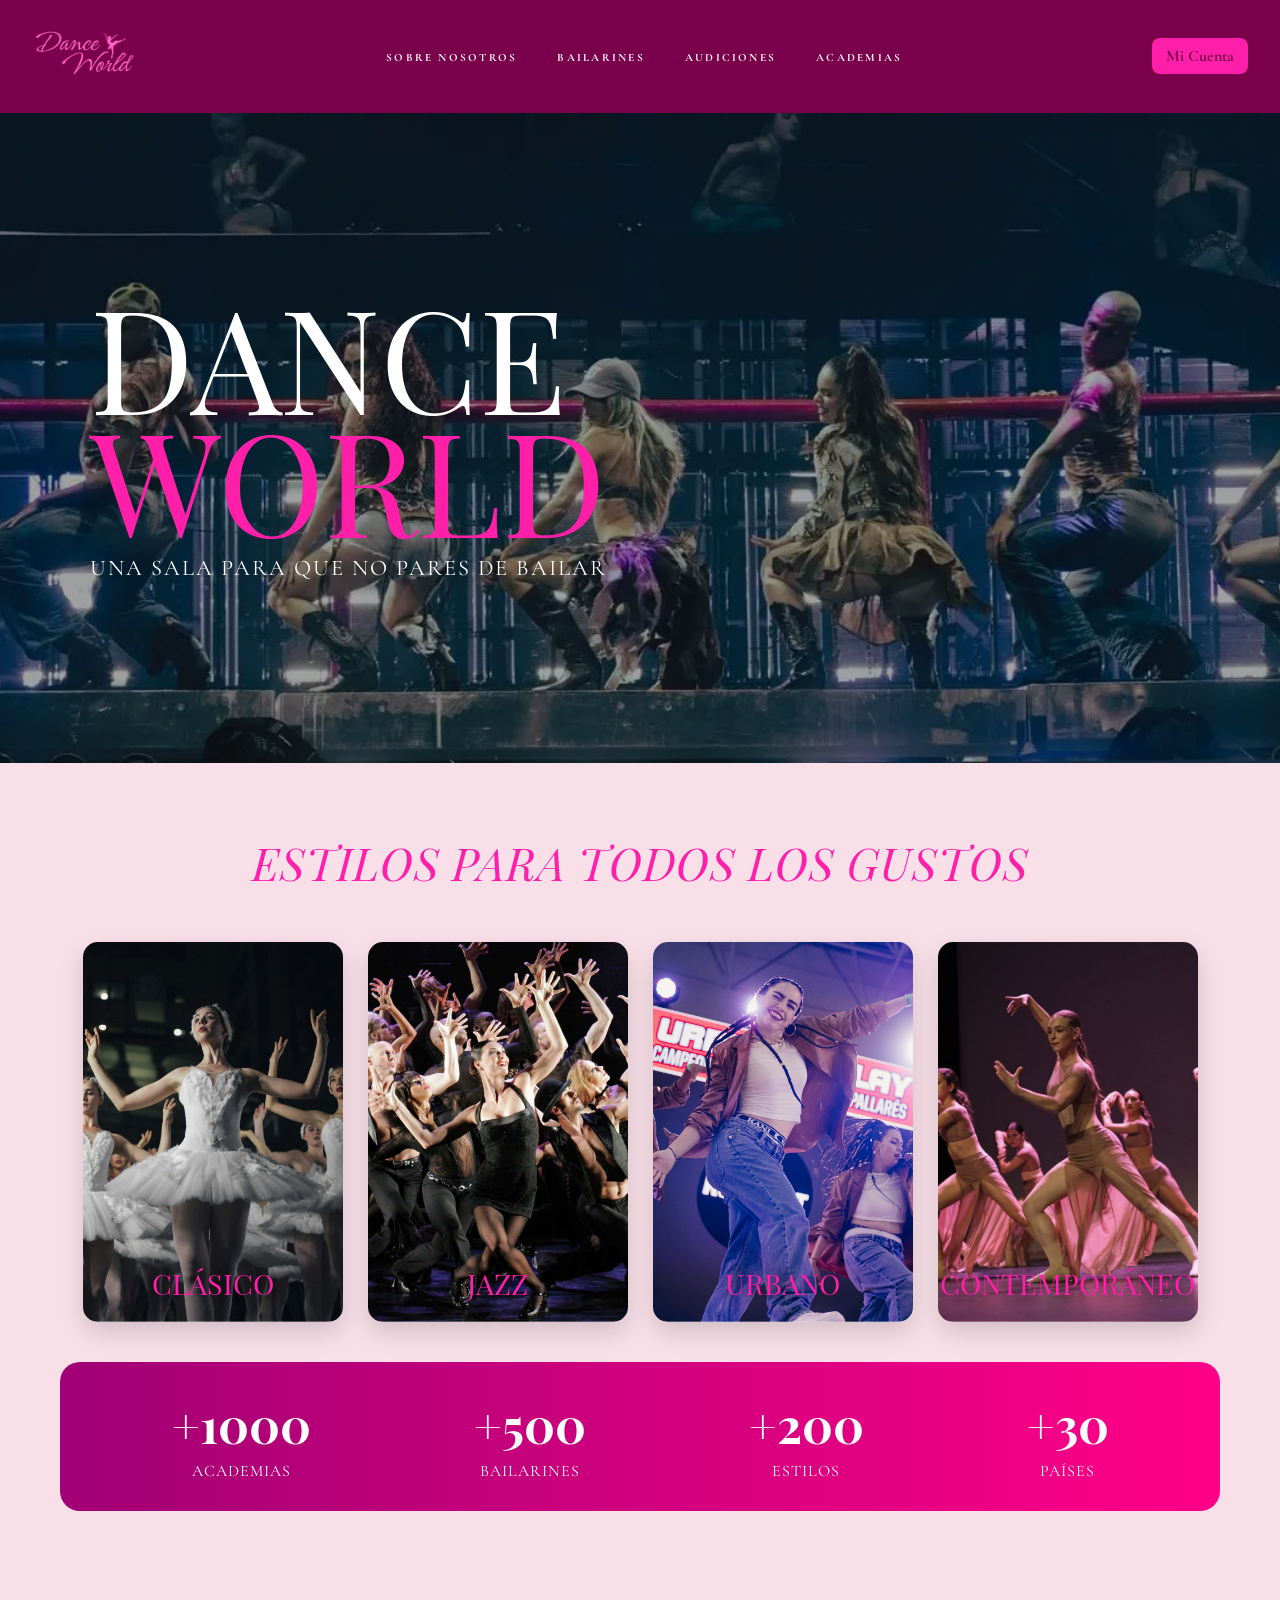
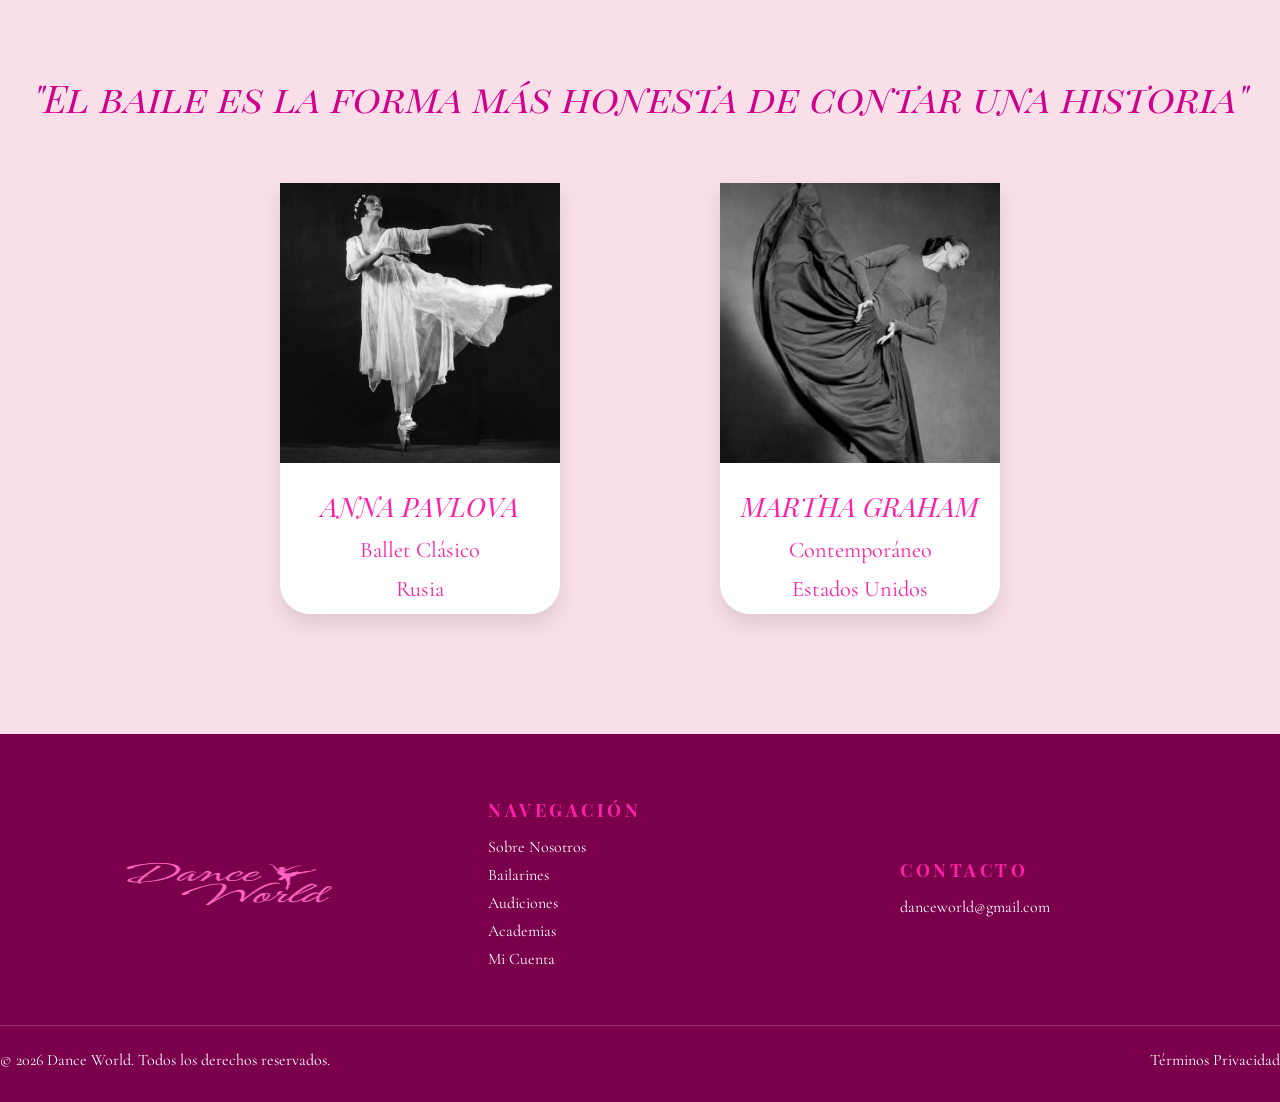
<file: index.html>
<!DOCTYPE html>
<html lang="es">

<head>

    <meta charset="UTF-8">
    <meta name="viewport" content="width=device-width, initial-scale=1.0">

    <!-- Fuentes -->
    <link href="https://fonts.googleapis.com/css2?family=Playfair+Display+SC:wght@400;700;900&display=swap" rel="stylesheet">

    <link href="https://fonts.googleapis.com/css2?family=Cormorant+Garamond:wght@300;400;500;700&display=swap" rel="stylesheet">

    <title>Dance World</title>

    <!-- CSS -->
    <link rel="stylesheet" href="CSS/styles.css">
    <link rel="stylesheet" href="CSS/inicio.css">

</head>

<body>

    <!-- ================= HEADER ================= -->

<header class="dw-header">

    <div class="header-container">

        <!-- Logo -->
        <a href="index.html" class="logo">
            <img src="imagenes/DW Logo.png" alt="Logo Dance World">
        </a>

        <!-- Navegación -->
        <nav class="menu">

            <ul>

                <li>
                    <a href="HTML/sobre_nosotros.html">
                        Sobre Nosotros
                    </a>
                </li>

                <li>
                    <a href="HTML/bailarines.html">
                        Bailarines
                    </a>
                </li>

                <li>
                    <a href="HTML/audiciones_y_oportunidades.html">
                        Audiciones
                    </a>
                </li>

                <li>
                    <a href="HTML/academias.html">
                        Academias
                    </a>
                </li>

            </ul>

        </nav>

        <!-- Mi cuenta -->
        <div class="MiCuenta">

            <a href="HTML/mi_cuenta.html">
                Mi Cuenta
            </a>

        </div>

    </div>

</header>

    <!-- ================= MAIN ================= -->

    <main>

    <!-- HERO -->

    <section class="hero">

        <div class="hero-overlay"></div>

        <div class="hero-content">

            <h1>DANCE</h1>
            <h1 class="world">WORLD</h1>

            <p>UNA SALA PARA QUE NO PARES DE BAILAR</p>

        </div>

    </section>

    <!-- ESTILOS -->

    <section class="estilos">

        <div class="titulo-estilos">

    <h2>
        ESTILOS PARA TODOS LOS GUSTOS
    </h2>

</div>

        <div class="cards-estilos">

            <div class="card">
                <img src="imagenes/Clasico.png" alt="Clásico">
                <p>CLÁSICO</p>
            </div>

            <div class="card">
                <img src="imagenes/Jazz.png" alt="Jazz">
                <p>JAZZ</p>
            </div>

            <div class="card">
                <img src="imagenes/Urban.png" alt="Urbano">
                <p>URBANO</p>
            </div>

            <div class="card">
                <img src="imagenes/Contempo.png" alt="Contemporáneo">
                <p>CONTEMPORÁNEO</p>
            </div>

        </div>

        <!-- ESTADÍSTICAS -->

        <div class="estadisticas">

    <div class="stat">
        <h3>+1000</h3>
        <p>ACADEMIAS</p>
    </div>

    <div class="stat">
        <h3>+500</h3>
        <p>BAILARINES</p>
    </div>

    <div class="stat">
        <h3>+200</h3>
        <p>ESTILOS</p>
    </div>

    <div class="stat">
        <h3>+30</h3>
        <p>PAÍSES</p>
    </div>

</div>

    </section>

    <!-- FRASE -->

    <section class="historia">

        <h2>
            "El baile es la forma más honesta de contar una historia"
        </h2>

        <div class="personajes">

            <div class="persona">

                <img src="imagenes/Anna.png" alt="Anna Pavlova">

                <h3>ANNA PAVLOVA</h3>

                <p>Ballet Clásico</p>

                <p>Rusia</p>

            </div>

            <div class="persona">

                <img src="imagenes/Martha.png" alt="Martha Graham">

                <h3>MARTHA GRAHAM</h3>

                <p>Contemporáneo</p>

                <p>Estados Unidos</p>

            </div>

        </div>

    </section>

</main>

    <!-- ================= FOOTER ================= -->

    <footer class="dw-footer">

        <div class="footer-danceworld">

            <!-- Logo -->
            <div class="footer-dwlogo">

                <a href="index.html" class="logo">
                    <img src="imagenes/DW Logo.png" alt="Logo Dance World">
                </a>

            </div>

            <!-- Navegación -->
            <div>

                <h5>NAVEGACIÓN</h5>

                <ul>

                    <li>
                        <a href="HTML/sobre_nosotros.html">
                            Sobre Nosotros
                        </a>
                    </li>

                    <li>
                        <a href="HTML/bailarines.html">
                            Bailarines
                        </a>
                    </li>

                    <li>
                        <a href="HTML/audiciones_y_oportunidades.html">
                            Audiciones
                        </a>
                    </li>

                    <li>
                        <a href="HTML/academias.html">
                            Academias
                        </a>
                    </li>

                    <li>
                        <a href="HTML/mi_cuenta.html">
                            Mi Cuenta
                        </a>
                    </li>

                </ul>

            </div>

            <!-- Contacto -->
            <div>

                <h5>CONTACTO</h5>

                <p>danceworld@gmail.com</p>

            </div>

        </div>

        <!-- Footer inferior -->

        <div class="footer-world">

            <p>
                © 2026 Dance World. Todos los derechos reservados.
            </p>

            <div>

                <a href="#">Términos</a>

                <a href="#">Privacidad</a>

            </div>

        </div>

    </footer>

</body>

</html>
</file>
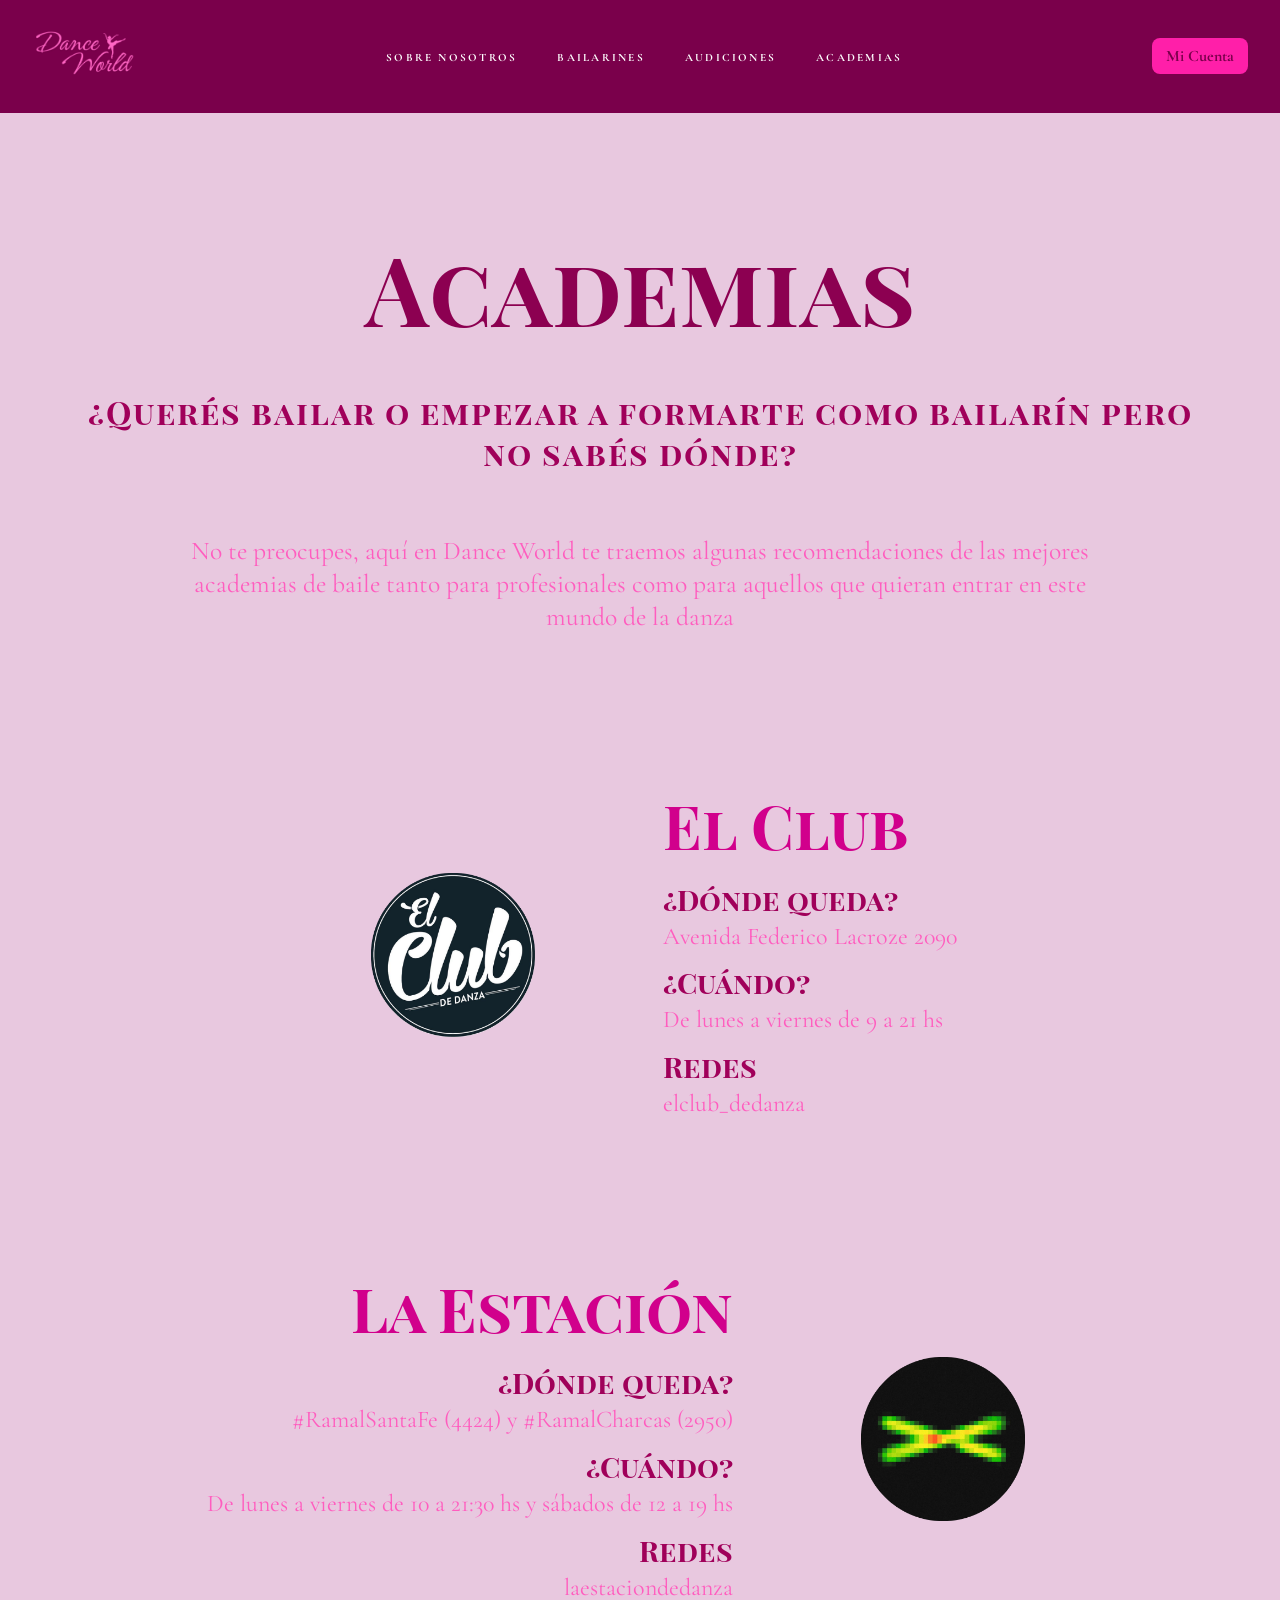
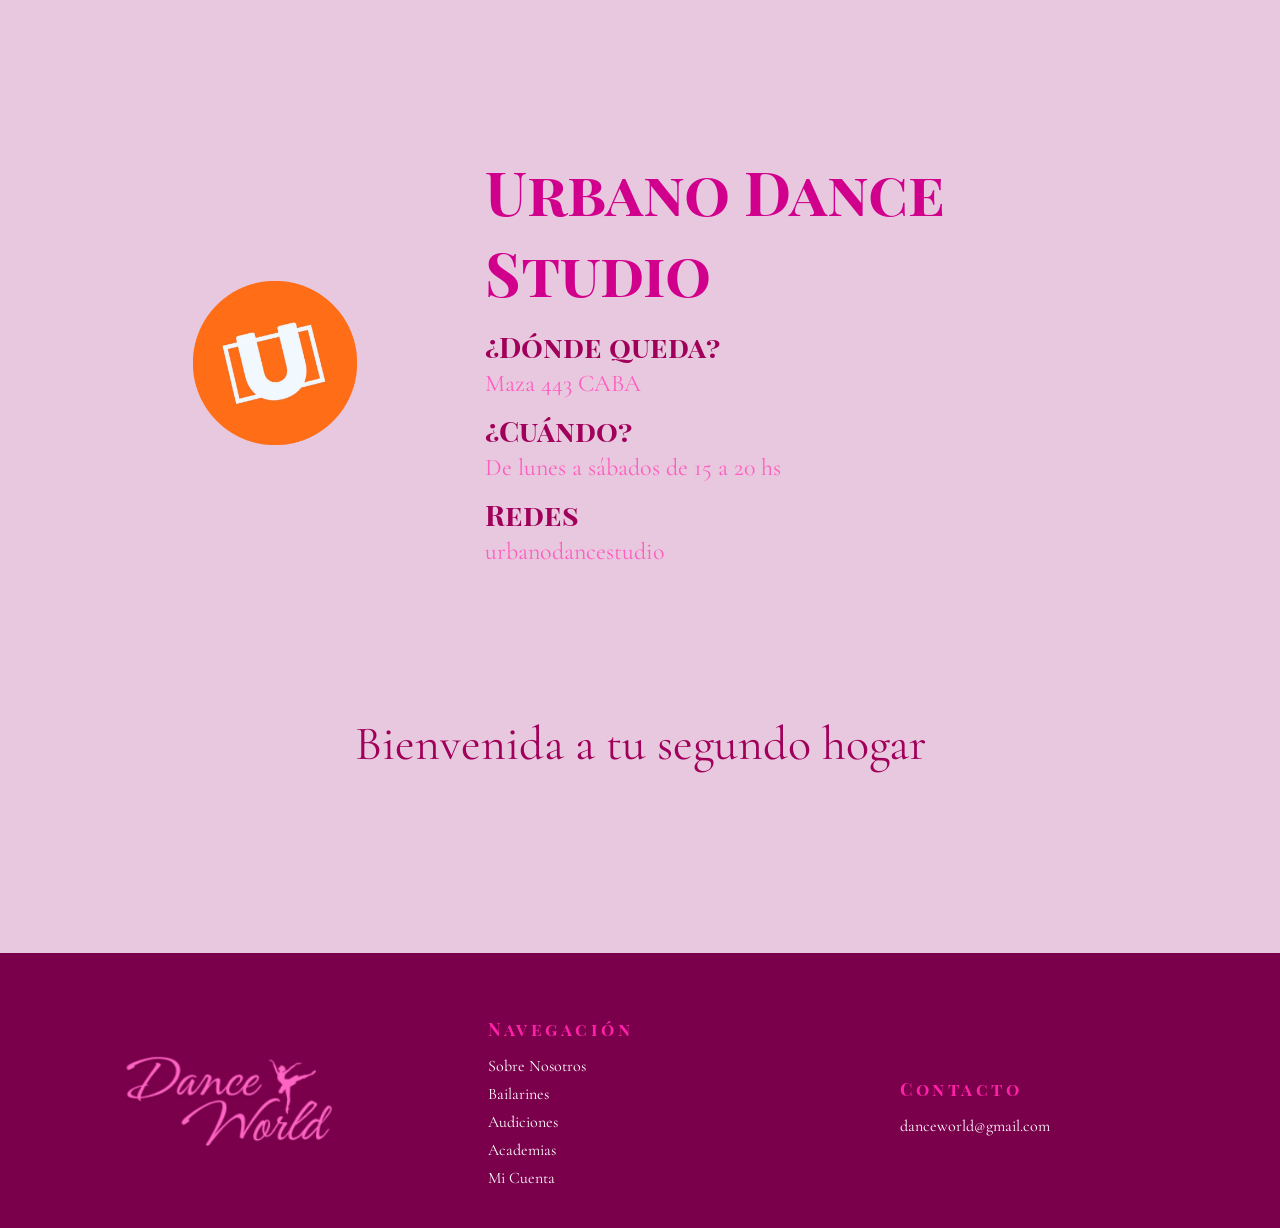
<file: HTML/academias.html>
<!DOCTYPE html>
<html lang="es">

<head>
    <meta charset="UTF-8">
    <meta name="viewport" content="width=device-width, initial-scale=1.0">

    <!-- Fuentes -->
    <link href="https://fonts.googleapis.com/css2?family=Playfair+Display+SC:wght@400;700;900&display=swap" rel="stylesheet">

    <link href="https://fonts.googleapis.com/css2?family=Cormorant+Garamond:wght@300;400;500;600;700&display=swap" rel="stylesheet">

    <title>Academias | Dance World</title>

    <!-- CSS -->
    <link rel="stylesheet" href="../CSS/styles.css">
    <link rel="stylesheet" href="../CSS/academias.css">
</head>

<body>

    <!-- ================= HEADER ================= -->

    <header class="dw-header">

        <div class="header-container">

            <!-- LOGO -->
            <a href="../index.html" class="logo">
                <img src="../imagenes/DW Logo.png" alt="Dance World">
            </a>

            <!-- MENÚ -->
            <nav>
                <ul class="menu">
                    <li><a href="sobre_nosotros.html">Sobre Nosotros</a></li>
                    <li><a href="bailarines.html">Bailarines</a></li>
                    <li><a href="audiciones_y_oportunidades.html">Audiciones</a></li>
                    <li><a href="academias.html" class="activo">Academias</a></li>
                </ul>
            </nav>

            <!-- BOTÓN -->
            <div class="MiCuenta">
                <a href="mi_cuenta.html">Mi Cuenta</a>
            </div>

        </div>

    </header>

    <!-- ================= CONTENIDO ================= -->

    <main class="academias">

        <!-- INTRO -->
        <section class="intro">

            <h1>Academias</h1>

            <h2>
                ¿Querés bailar o empezar a formarte como bailarín pero no sabés dónde?
            </h2>

            <p>
                No te preocupes, aquí en Dance World te traemos algunas
                recomendaciones de las mejores academias de baile tanto
                para profesionales como para aquellos que quieran entrar
                en este mundo de la danza
            </p>

        </section>

        <!-- EL CLUB -->
        <section class="academia izquierda">

            <img src="../imagenes/elclub.png" alt="El Club">

            <div class="academia-texto">

                <h3>El Club</h3>

                <h4>¿Dónde queda?</h4>
                <p>Avenida Federico Lacroze 2090</p>

                <h4>¿Cuándo?</h4>
                <p>De lunes a viernes de 9 a 21 hs</p>

                <h4>Redes</h4>
                <p>elclub_dedanza</p>

            </div>

        </section>

        <!-- LA ESTACIÓN -->
        <section class="academia derecha">

            <div class="academia-texto">

                <h3>La Estación</h3>

                <h4>¿Dónde queda?</h4>
                <p>#RamalSantaFe (4424) y #RamalCharcas (2950)</p>

                <h4>¿Cuándo?</h4>
                <p>
                    De lunes a viernes de 10 a 21:30 hs y sábados
                    de 12 a 19 hs
                </p>

                <h4>Redes</h4>
                <p>laestaciondedanza</p>

            </div>

            <img src="../imagenes/laestacion.png" alt="La Estación">

        </section>

        <!-- URBANO -->
        <section class="academia izquierda">

            <img src="../imagenes/urbano.png" alt="Urbano Dance Studio">

            <div class="academia-texto">

                <h3>Urbano Dance Studio</h3>

                <h4>¿Dónde queda?</h4>
                <p>Maza 443 CABA</p>

                <h4>¿Cuándo?</h4>
                <p>De lunes a sábados de 15 a 20 hs</p>

                <h4>Redes</h4>
                <p>urbanodancestudio</p>

            </div>

        </section>

        <!-- FRASE FINAL -->
        <section class="frase-final">
            <p>Bienvenida a tu segundo hogar</p>
        </section>

    </main>

    <!-- ================= FOOTER ================= -->

    <footer class="dw-footer">

        <div class="footer-danceworld">

            <!-- LOGO -->
            <div class="footer-dwlogo">
                <a href="../index.html">
                    <img src="../imagenes/DW Logo.png" alt="Dance World">
                </a>
            </div>

            <!-- NAVEGACIÓN -->
            <div>

                <h5>Navegación</h5>

                <ul>
                    <li><a href="sobre_nosotros.html">Sobre Nosotros</a></li>
                    <li><a href="bailarines.html">Bailarines</a></li>
                    <li><a href="audiciones_y_oportunidades.html">Audiciones</a></li>
                    <li><a href="academias.html">Academias</a></li>
                    <li><a href="mi_cuenta.html">Mi Cuenta</a></li>
                </ul>

            </div>

            <!-- CONTACTO -->
            <div>

                <h5>Contacto</h5>

                <p>danceworld@gmail.com</p>

            </div>

        </div>

    </footer>

</body>

</html>
</file>
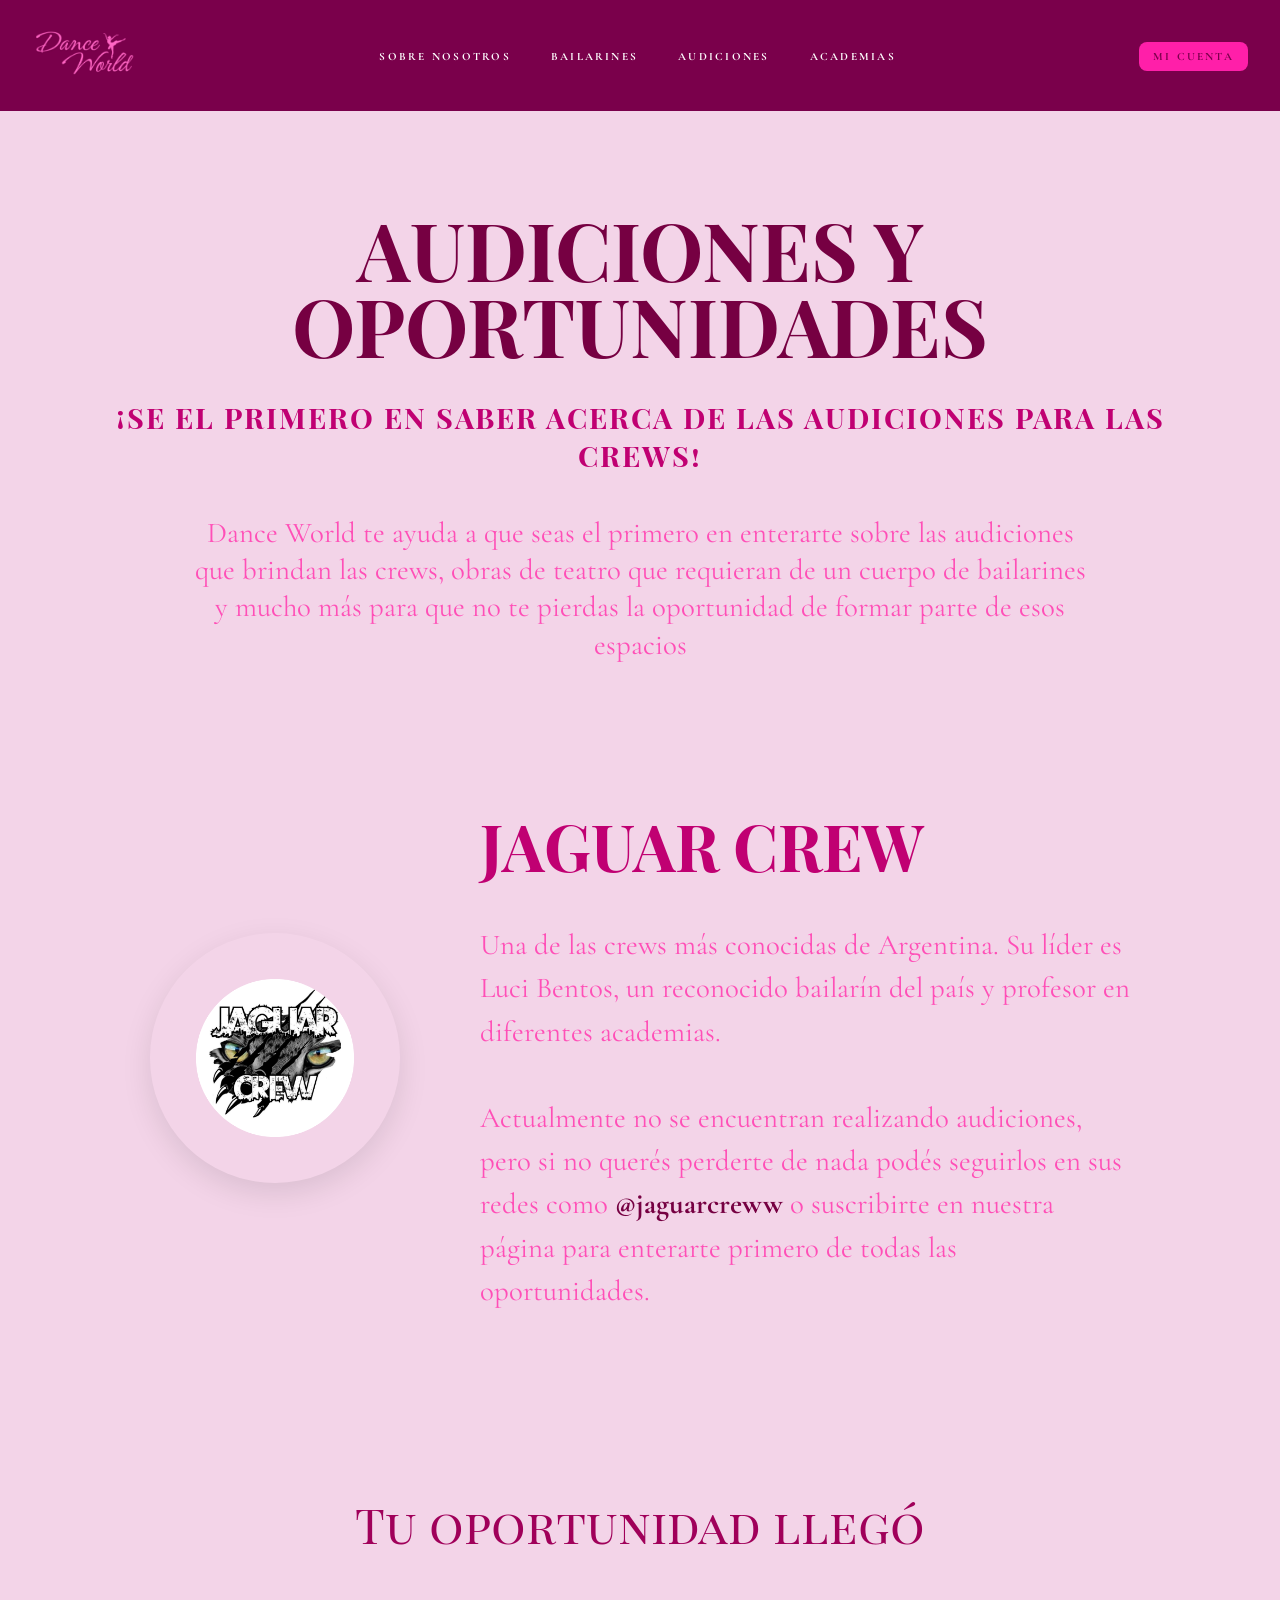
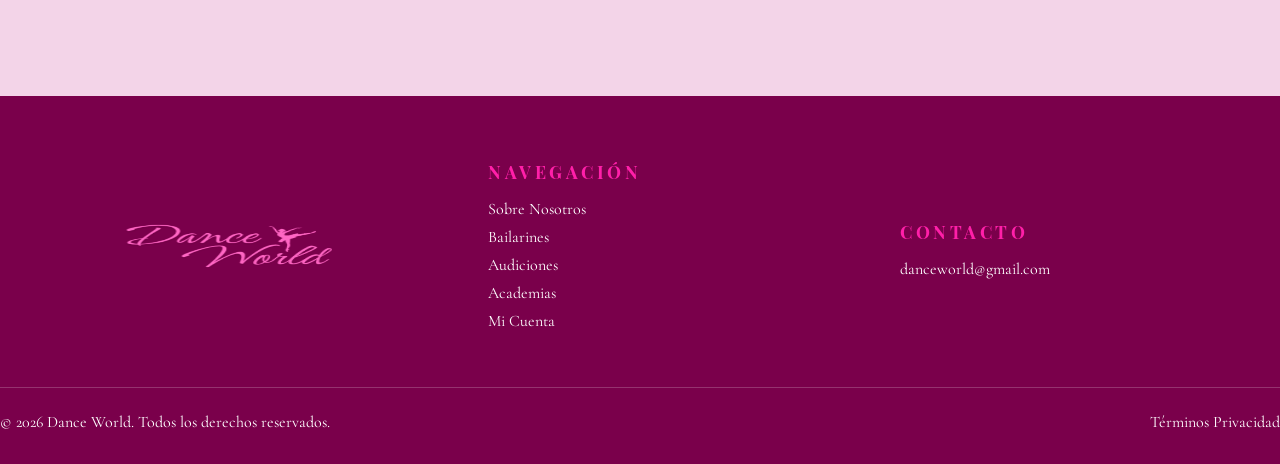
<file: HTML/audiciones_y_oportunidades.html>
<!DOCTYPE html>
<html lang="es">

<head>

    <meta charset="UTF-8">
    <meta name="viewport" content="width=device-width, initial-scale=1.0">

    <!-- Fuentes -->
    <link href="https://fonts.googleapis.com/css2?family=Playfair+Display+SC:wght@400;700;900&display=swap" rel="stylesheet">

    <link href="https://fonts.googleapis.com/css2?family=Cormorant+Garamond:wght@300;400;500;700&display=swap" rel="stylesheet">

    <title>Audiciones y Oportunidades | Dance World</title>

    <!-- CSS -->
    <link rel="stylesheet" href="../CSS/styles.css">
    <link rel="stylesheet" href="../CSS/audiciones_y_oportunidades.css">

</head>

<body>

    <!-- ================= HEADER ================= -->

    <header class="dw-header">

        <nav class="header-container">

            <!-- Logo -->
            <a href="../index.html" class="logo">
                <img src="../imagenes/DW Logo.png" alt="Logo Dance World">
            </a>

            <!-- Navegación -->
            <nav>

                <ul>

                    <li>
                        <a href="sobre_nosotros.html">
                            Sobre Nosotros
                        </a>
                    </li>

                    <li>
                        <a href="bailarines.html">
                            Bailarines
                        </a>
                    </li>

                    <li>
                        <a href="audiciones_y_oportunidades.html">
                            Audiciones
                        </a>
                    </li>

                    <li>
                        <a href="academias.html">
                            Academias
                        </a>
                    </li>

                </ul>

            </nav>

            <!-- Mi Cuenta -->

            <div class="MiCuenta">

                <a href="mi_cuenta.html">
                    Mi Cuenta
                </a>

            </div>

        </nav>

    </header>

    <!-- ================= MAIN ================= -->

    <main class="audiciones-main">

    <!-- INTRO -->

    <section class="intro-audiciones">

        <h1>
            AUDICIONES Y <br>
            OPORTUNIDADES
        </h1>

        <h2>
            ¡se el primero en saber acerca de las audiciones para las crews!
        </h2>

        <p>
            Dance World te ayuda a que seas el primero en enterarte
            sobre las audiciones que brindan las crews,
            obras de teatro que requieran de un cuerpo de bailarines
            y mucho más para que no te pierdas la oportunidad
            de formar parte de esos espacios
        </p>

    </section>

    <!-- JAGUAR CREW -->

    <section class="crew">

    <img src="../imagenes/jaguar.png" alt="Jaguar Crew">

    <div class="crew-info">

        <h3>Jaguar Crew</h3>

        <p>
            Una de las crews más conocidas de Argentina.
            Su líder es Luci Bentos, un reconocido bailarín
            del país y profesor en diferentes academias.

            <br><br>

            Actualmente no se encuentran realizando
            audiciones, pero si no querés perderte de nada
            podés seguirlos en sus redes como
            <strong>@jaguarcreww</strong> o suscribirte en
            nuestra página para enterarte primero de todas
            las oportunidades.
        </p>

    </div>

</section>

    <!-- MENSAJE FINAL -->

    <section class="mensaje-final">

        <p>
            Tu oportunidad llegó
        </p>

    </section>

</main>

    <!-- ================= FOOTER ================= -->

    <footer class="dw-footer">

        <div class="footer-danceworld">

            <!-- Logo -->

            <div class="footer-dwlogo">

                <a href="../index.html" class="logo">

                    <img src="../imagenes/DW Logo.png" alt="Logo Dance World">

                </a>

            </div>

            <!-- Navegación -->

            <div>

                <h5>NAVEGACIÓN</h5>

                <ul>

                    <li>
                        <a href="sobre_nosotros.html">
                            Sobre Nosotros
                        </a>
                    </li>

                    <li>
                        <a href="bailarines.html">
                            Bailarines
                        </a>
                    </li>

                    <li>
                        <a href="audiciones_y_oportunidades.html">
                            Audiciones
                        </a>
                    </li>

                    <li>
                        <a href="academias.html">
                            Academias
                        </a>
                    </li>

                    <li>
                        <a href="mi_cuenta.html">
                            Mi Cuenta
                        </a>
                    </li>

                </ul>

            </div>

            <!-- Contacto -->

            <div>

                <h5>CONTACTO</h5>

                <p>danceworld@gmail.com</p>

            </div>

        </div>

        <!-- Footer inferior -->

        <div class="footer-world">

            <p>
                © 2026 Dance World. Todos los derechos reservados.
            </p>

            <div>

                <a href="#">Términos</a>

                <a href="#">Privacidad</a>

            </div>

        </div>

    </footer>

</body>

</html>
</file>
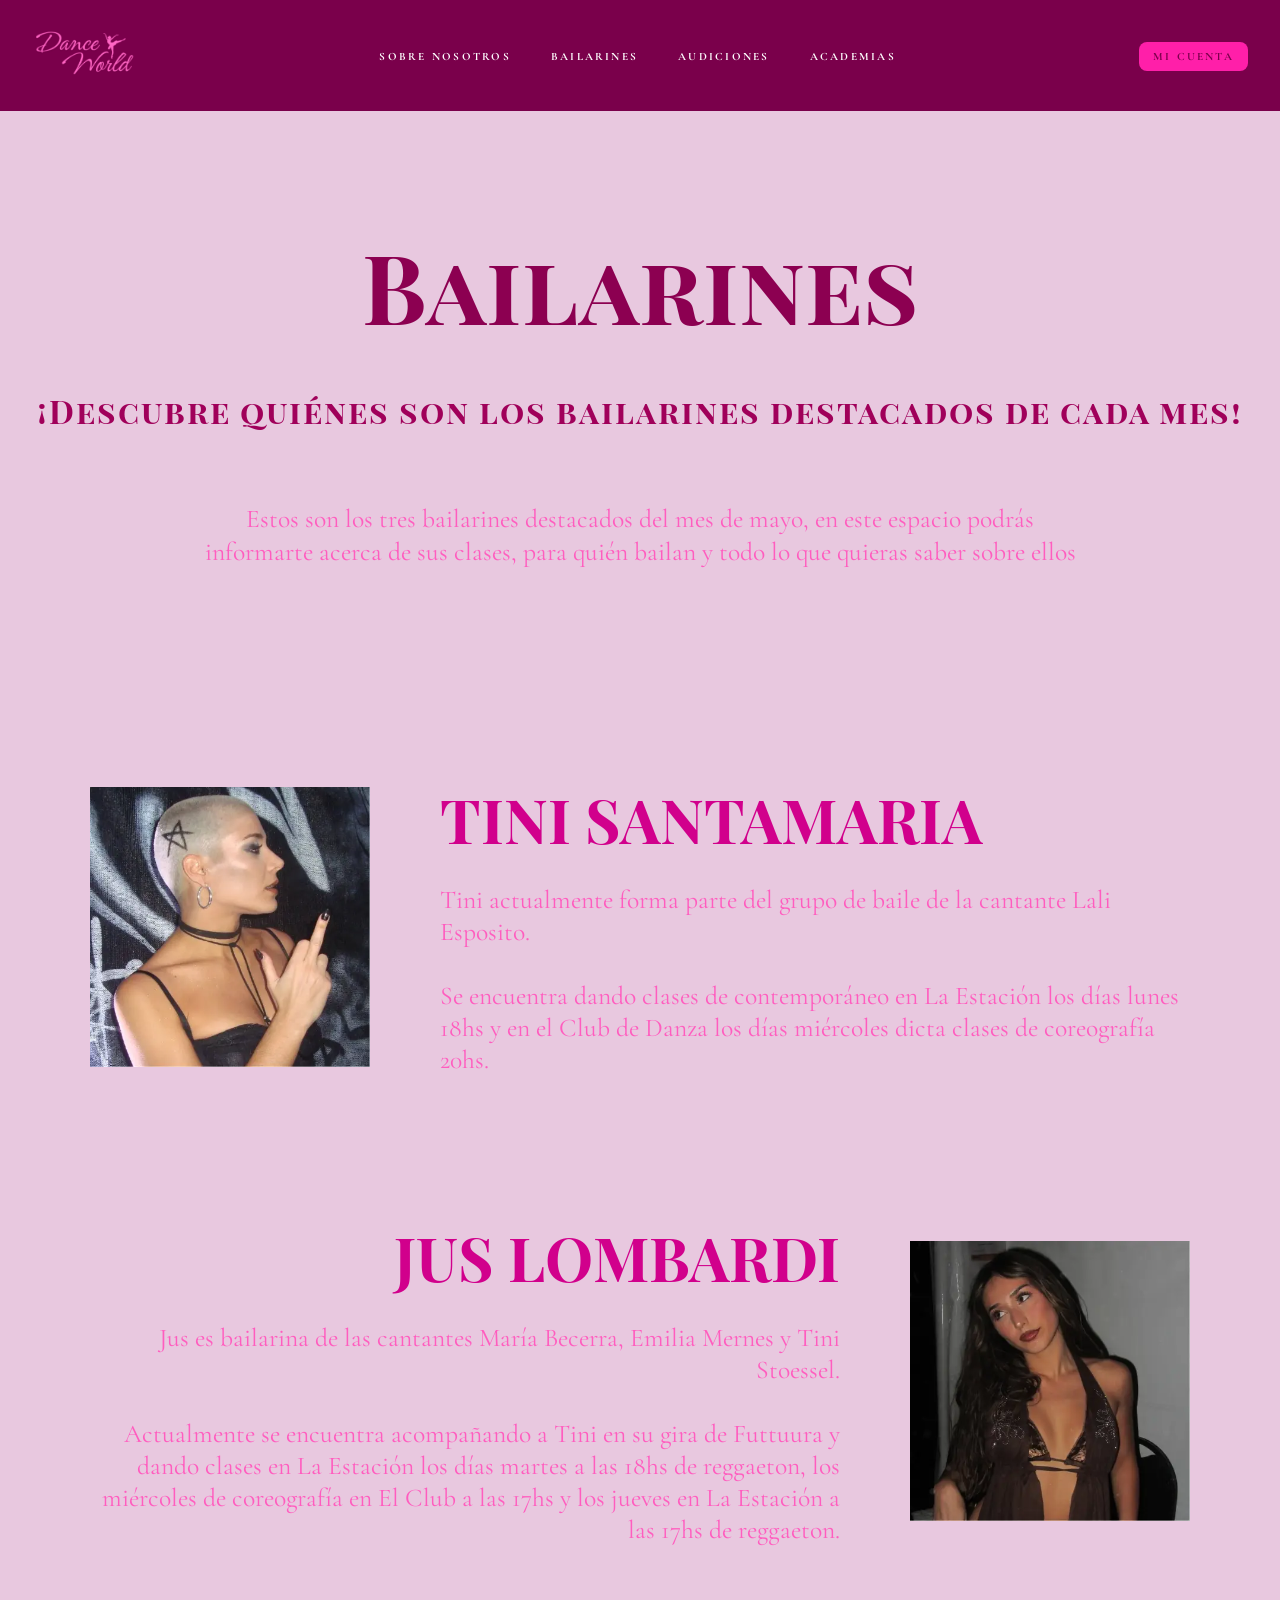
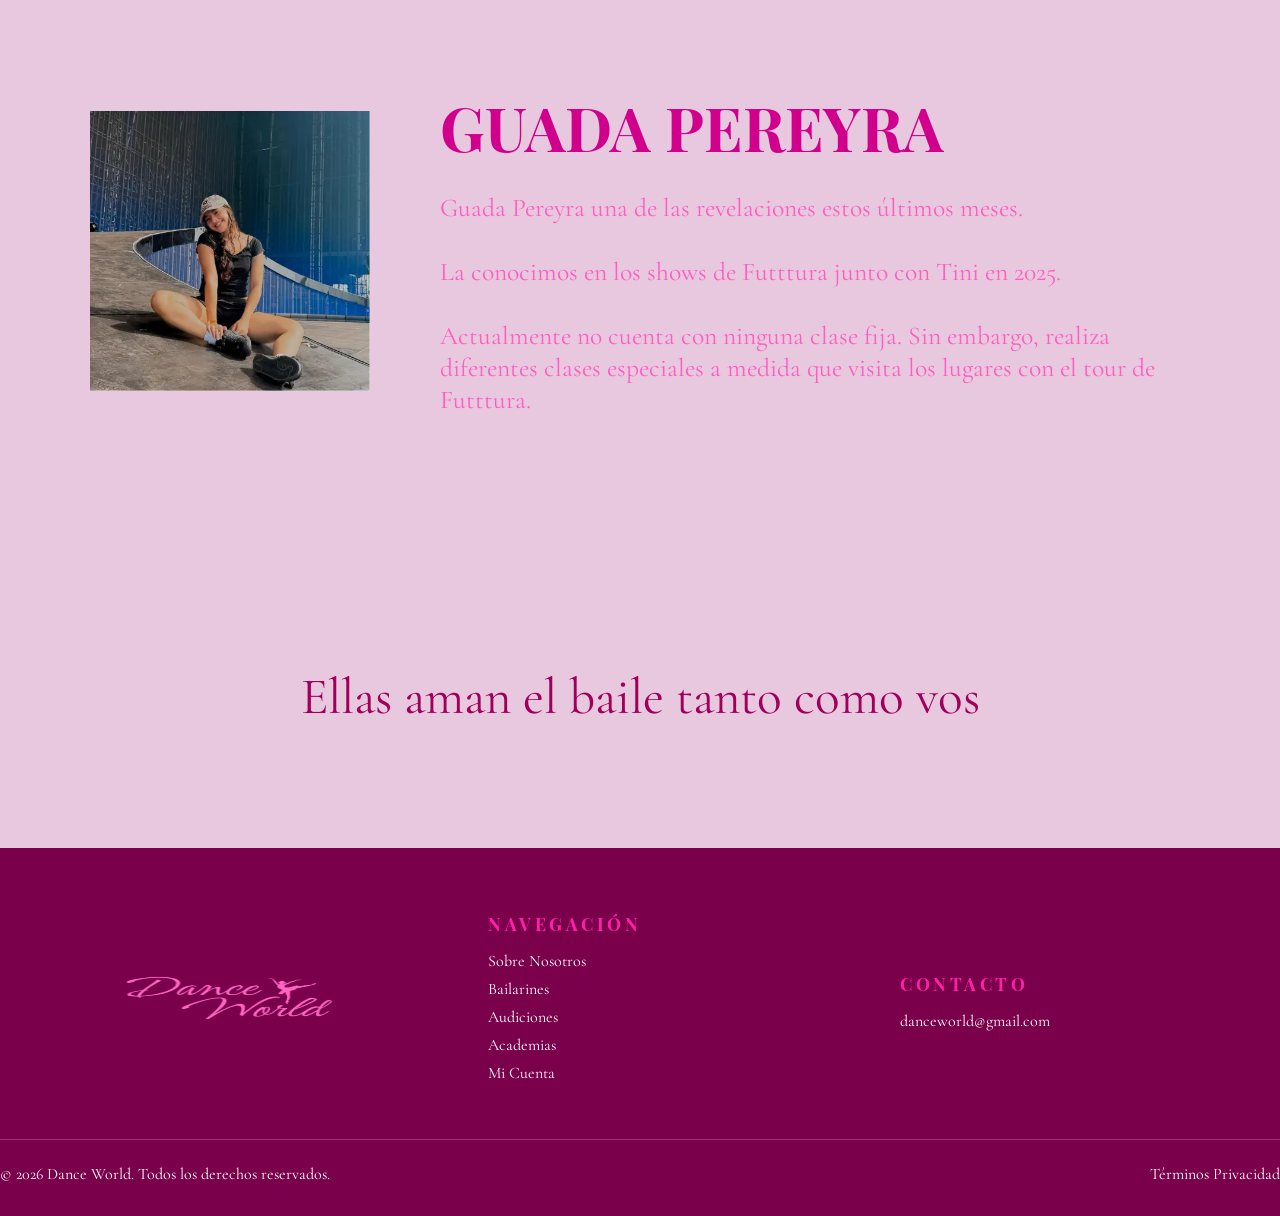
<file: HTML/bailarines.html>
<!DOCTYPE html>
<html lang="es">

<head>

    <meta charset="UTF-8">
    <meta name="viewport" content="width=device-width, initial-scale=1.0">

    <!-- Fuentes -->
    <link href="https://fonts.googleapis.com/css2?family=Playfair+Display+SC:wght@400;700;900&display=swap" rel="stylesheet">

    <link href="https://fonts.googleapis.com/css2?family=Cormorant+Garamond:wght@300;400;500;700&display=swap" rel="stylesheet">

    <title>Bailarines | Dance World</title>

    <!-- CSS -->
    <link rel="stylesheet" href="../CSS/styles.css">
    <link rel="stylesheet" href="../CSS/bailarines.css">

</head>

<body>

    <!-- ================= HEADER ================= -->

    <header class="dw-header">

        <nav class="header-container">

            <!-- Logo -->
            <a href="../index.html" class="logo">
                <img src="../imagenes/DW Logo.png" alt="Logo Dance World">
            </a>

            <!-- Navegación -->
            <nav>
                <ul>

                    <li>
                        <a href="sobre_nosotros.html">
                            Sobre Nosotros
                        </a>
                    </li>

                    <li>
                        <a href="bailarines.html">
                            Bailarines
                        </a>
                    </li>

                    <li>
                        <a href="audiciones_y_oportunidades.html">
                            Audiciones
                        </a>
                    </li>

                    <li>
                        <a href="academias.html">
                            Academias
                        </a>
                    </li>

                </ul>
            </nav>

            <!-- Mi cuenta -->
            <div class="MiCuenta">

                <a href="mi_cuenta.html">
                    Mi Cuenta
                </a>

            </div>

        </nav>

    </header>

    <!-- ================= MAIN ================= -->

    <main class="bailarines-main">

        <!-- INTRO -->

        <section class="intro-bailarines">

            <h1>Bailarines</h1>

            <h2>
                ¡Descubre quiénes son los bailarines destacados de cada mes!
            </h2>

            <p>
                Estos son los tres bailarines destacados del mes de mayo,
                en este espacio podrás informarte acerca de sus clases,
                para quién bailan y todo lo que quieras saber sobre ellos
            </p>

        </section>

        <!-- TINI -->

        <section class="bailarin izquierda">

            <img src="../imagenes/dolape.webp" alt="Tini Santamaria">

            <div class="texto-bailarin">

                <h3>TINI SANTAMARIA</h3>

                <p>
                    Tini actualmente forma parte del grupo de baile
                    de la cantante Lali Esposito.
                    <br><br>

                    Se encuentra dando clases de contemporáneo
                    en La Estación los días lunes 18hs y en el Club
                    de Danza los días miércoles dicta clases
                    de coreografía 20hs.
                </p>

            </div>

        </section>

        <!-- JUS -->

        <section class="bailarin derecha">

            <div class="texto-bailarin">

                <h3>JUS LOMBARDI</h3>

                <p>
                    Jus es bailarina de las cantantes
                    María Becerra, Emilia Mernes y Tini Stoessel.
                    <br><br>

                    Actualmente se encuentra acompañando a Tini
                    en su gira de Futtuura y dando clases
                    en La Estación los días martes a las 18hs
                    de reggaeton, los miércoles de coreografía
                    en El Club a las 17hs y los jueves en
                    La Estación a las 17hs de reggaeton.
                </p>

            </div>

            <img src="../imagenes/jus.webp" alt="Jus Lombardi">

        </section>

        <!-- GUADA -->

        <section class="bailarin izquierda">

            <img src="../imagenes/guada.webp" alt="Guada Pereyra">

            <div class="texto-bailarin">

                <h3>GUADA PEREYRA</h3>

                <p>
                    Guada Pereyra una de las revelaciones
                    estos últimos meses.
                    <br><br>

                    La conocimos en los shows de Futttura
                    junto con Tini en 2025.
                    <br><br>

                    Actualmente no cuenta con ninguna clase fija.
                    Sin embargo, realiza diferentes clases especiales
                    a medida que visita los lugares con el tour de Futttura.
                </p>

            </div>

        </section>

        <!-- MENSAJE -->

        <section class="mensaje-final">

            <p>
                Ellas aman el baile tanto como vos
            </p>

        </section>

    </main>

    <!-- ================= FOOTER ================= -->

    <footer class="dw-footer">

        <div class="footer-danceworld">

            <!-- Logo -->
            <div class="footer-dwlogo">

                <a href="../index.html" class="logo">
                    <img src="../imagenes/DW Logo.png" alt="Logo Dance World">
                </a>

            </div>

            <!-- Navegación -->
            <div>

                <h5>NAVEGACIÓN</h5>

                <ul>

                    <li>
                        <a href="sobre_nosotros.html">
                            Sobre Nosotros
                        </a>
                    </li>

                    <li>
                        <a href="bailarines.html">
                            Bailarines
                        </a>
                    </li>

                    <li>
                        <a href="audiciones_y_oportunidades.html">
                            Audiciones
                        </a>
                    </li>

                    <li>
                        <a href="academias.html">
                            Academias
                        </a>
                    </li>

                    <li>
                        <a href="mi_cuenta.html">
                            Mi Cuenta
                        </a>
                    </li>

                </ul>

            </div>

            <!-- Contacto -->
            <div>

                <h5>CONTACTO</h5>

                <p>danceworld@gmail.com</p>

            </div>

        </div>

        <!-- Footer inferior -->

        <div class="footer-world">

            <p>
                © 2026 Dance World. Todos los derechos reservados.
            </p>

            <div>

                <a href="#">Términos</a>

                <a href="#">Privacidad</a>

            </div>

        </div>

    </footer>

</body>

</html>
</file>
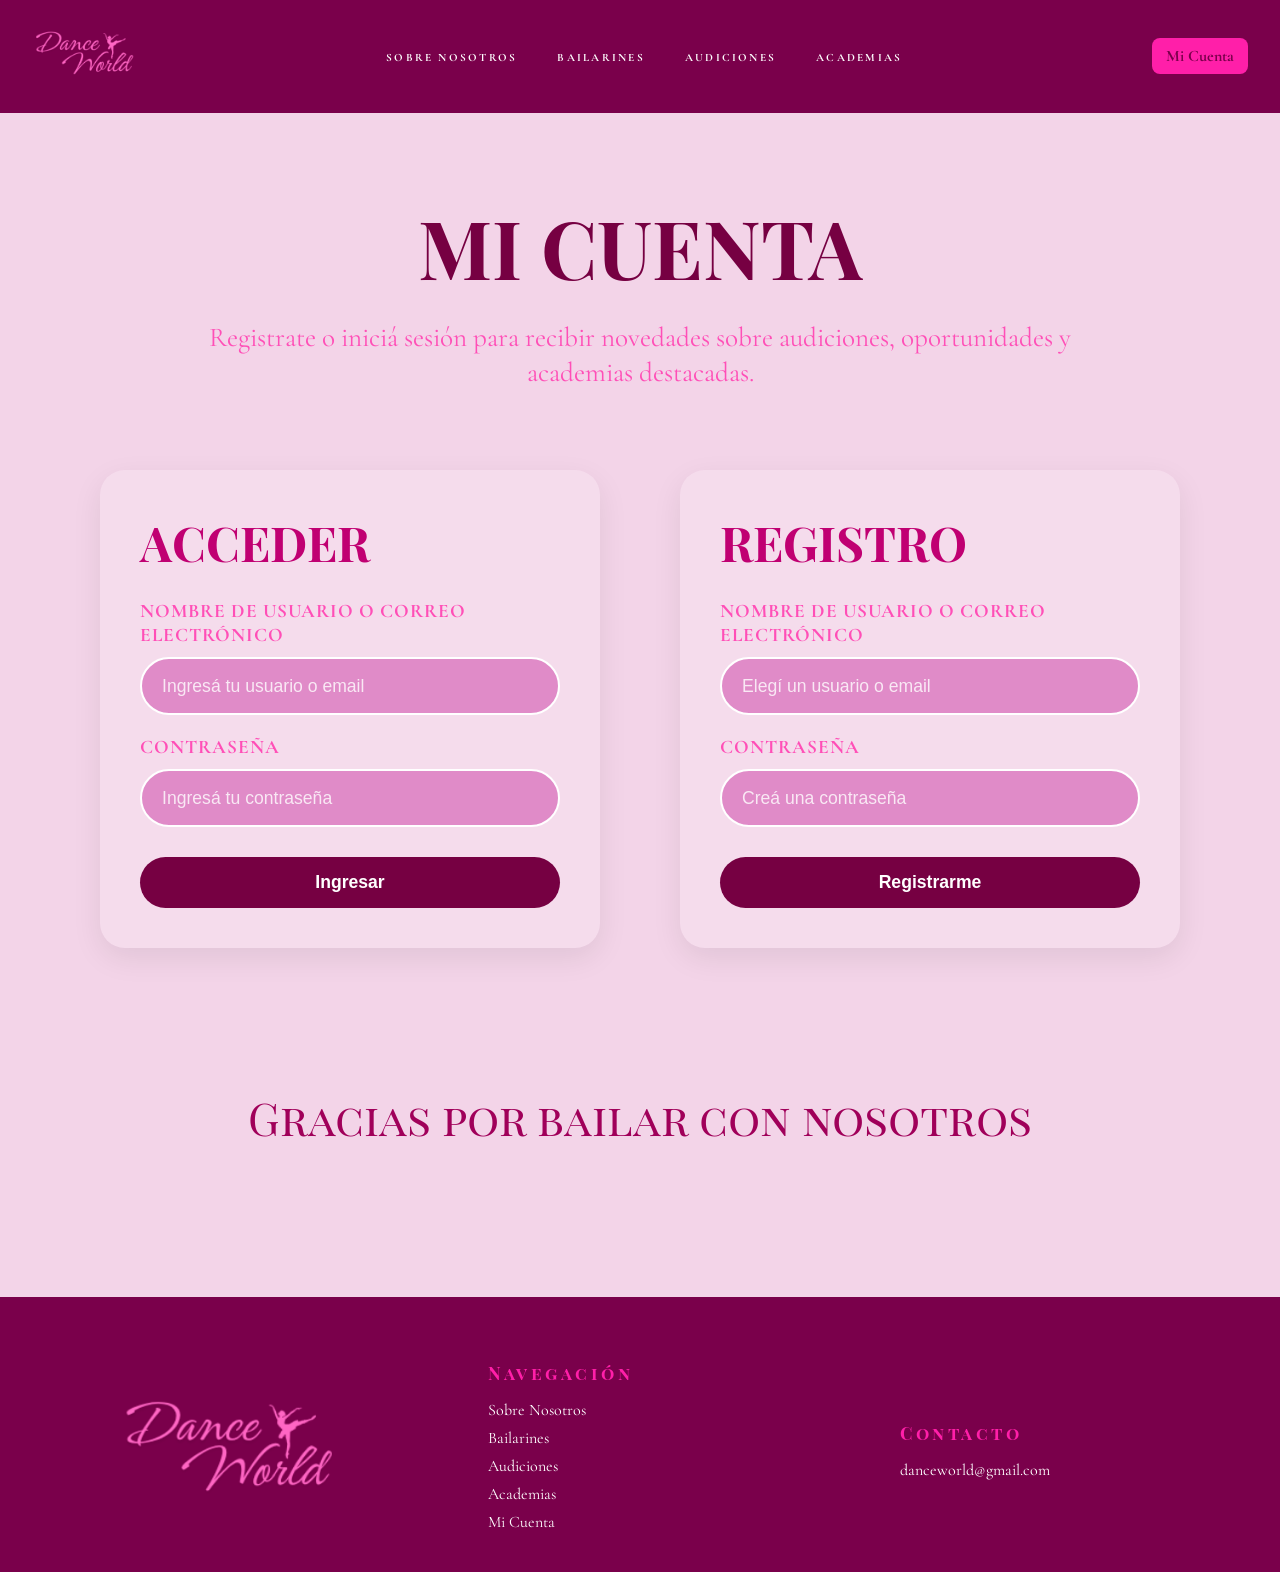
<file: HTML/mi_cuenta.html>
<!DOCTYPE html>
<html lang="es">

<head>
    <meta charset="UTF-8">
    <meta name="viewport" content="width=device-width, initial-scale=1.0">

    <!-- FUENTES -->
    <link href="https://fonts.googleapis.com/css2?family=Playfair+Display+SC:wght@400;700;900&display=swap" rel="stylesheet">

    <link href="https://fonts.googleapis.com/css2?family=Cormorant+Garamond:wght@300;400;500;600;700&display=swap" rel="stylesheet">

    <title>Mi Cuenta | Dance World</title>

    <!-- CSS -->
    <link rel="stylesheet" href="../CSS/styles.css">
    <link rel="stylesheet" href="../CSS/mi_cuenta.css">
</head>

<body>

    <!-- ================= HEADER ================= -->

    <header class="dw-header">

        <div class="header-container">

            <!-- LOGO -->
            <a href="../index.html" class="logo">
                <img src="../imagenes/DW Logo.png" alt="Dance World">
            </a>

            <!-- MENÚ -->
            <nav>
                <ul class="menu">
                    <li><a href="sobre_nosotros.html">Sobre Nosotros</a></li>
                    <li><a href="bailarines.html">Bailarines</a></li>
                    <li><a href="audiciones_y_oportunidades.html">Audiciones</a></li>
                    <li><a href="academias.html">Academias</a></li>
                </ul>
            </nav>

            <!-- BOTÓN -->
            <div class="MiCuenta">
                <a href="mi_cuenta.html">Mi Cuenta</a>
            </div>

        </div>

    </header>

    <!-- ================= CONTENIDO ================= -->

    <main class="cuenta">

    <h1>MI CUENTA</h1>

    <p class="intro-cuenta">
        Registrate o iniciá sesión para recibir novedades sobre
        audiciones, oportunidades y academias destacadas.
    </p>

    <div class="formularios">

        <!-- ACCEDER -->
        <section class="form-box">

            <h2>ACCEDER</h2>

            <label for="usuario-login">
                Nombre de usuario o correo electrónico
            </label>

            <input
                type="text"
                id="usuario-login"
                placeholder="Ingresá tu usuario o email"
            >

            <label for="password-login">
                Contraseña
            </label>

            <input
                type="password"
                id="password-login"
                placeholder="Ingresá tu contraseña"
            >

            <button>Ingresar</button>

        </section>

        <!-- REGISTRO -->
        <section class="form-box">

            <h2>REGISTRO</h2>

            <label for="usuario-registro">
                Nombre de usuario o correo electrónico
            </label>

            <input
                type="text"
                id="usuario-registro"
                placeholder="Elegí un usuario o email"
            >

            <label for="password-registro">
                Contraseña
            </label>

            <input
                type="password"
                id="password-registro"
                placeholder="Creá una contraseña"
            >

            <button>Registrarme</button>

        </section>

    </div>

    <p class="mensaje-final">
        Gracias por bailar con nosotros
    </p>

</main>

    <!-- ================= FOOTER ================= -->

    <footer class="dw-footer">

        <div class="footer-danceworld">

            <!-- LOGO -->
            <div class="footer-dwlogo">

                <a href="../index.html">
                    <img src="../imagenes/DW Logo.png" alt="Dance World">
                </a>

            </div>

            <!-- NAVEGACIÓN -->
            <div>

                <h5>Navegación</h5>

                <ul>
                    <li><a href="sobre_nosotros.html">Sobre Nosotros</a></li>
                    <li><a href="bailarines.html">Bailarines</a></li>
                    <li><a href="audiciones_y_oportunidades.html">Audiciones</a></li>
                    <li><a href="academias.html">Academias</a></li>
                    <li><a href="mi_cuenta.html">Mi Cuenta</a></li>
                </ul>

            </div>

            <!-- CONTACTO -->
            <div>

                <h5>Contacto</h5>

                <p>danceworld@gmail.com</p>

            </div>

        </div>

    </footer>

</body>

</html>
</file>
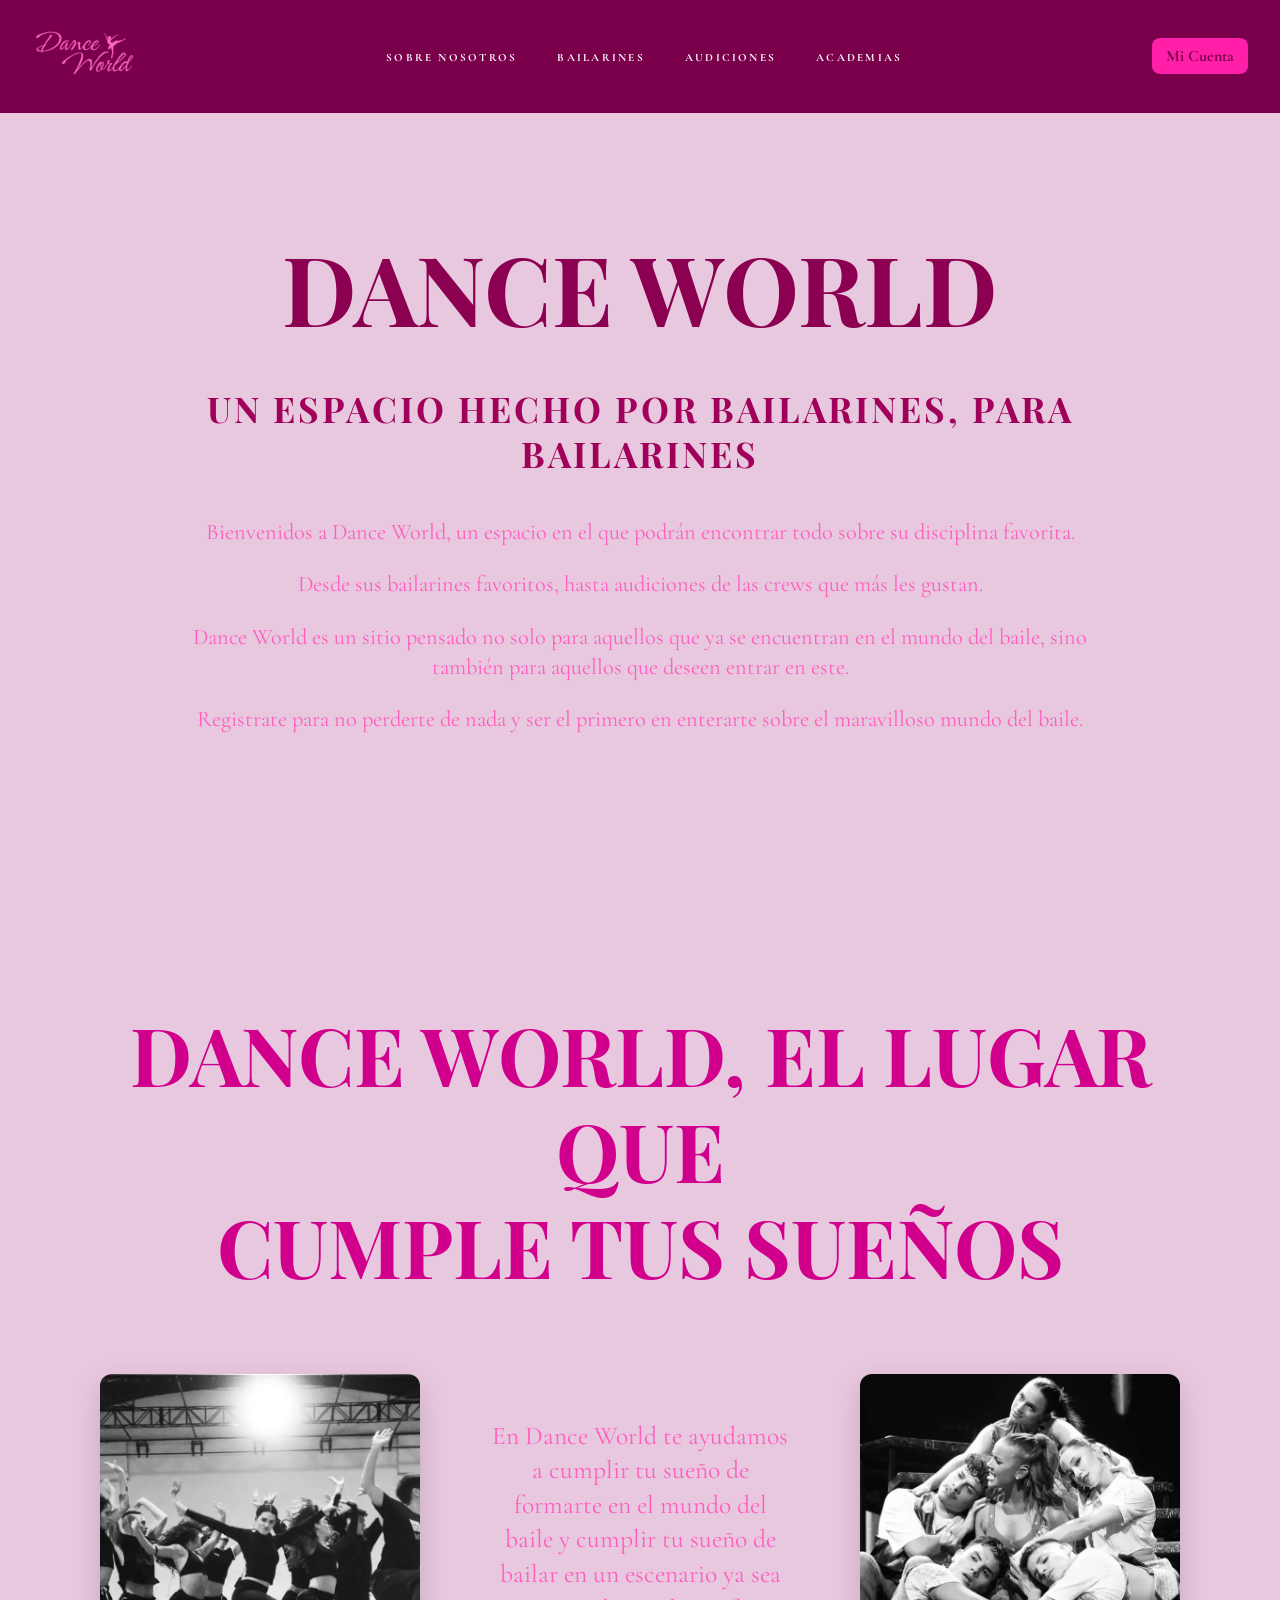
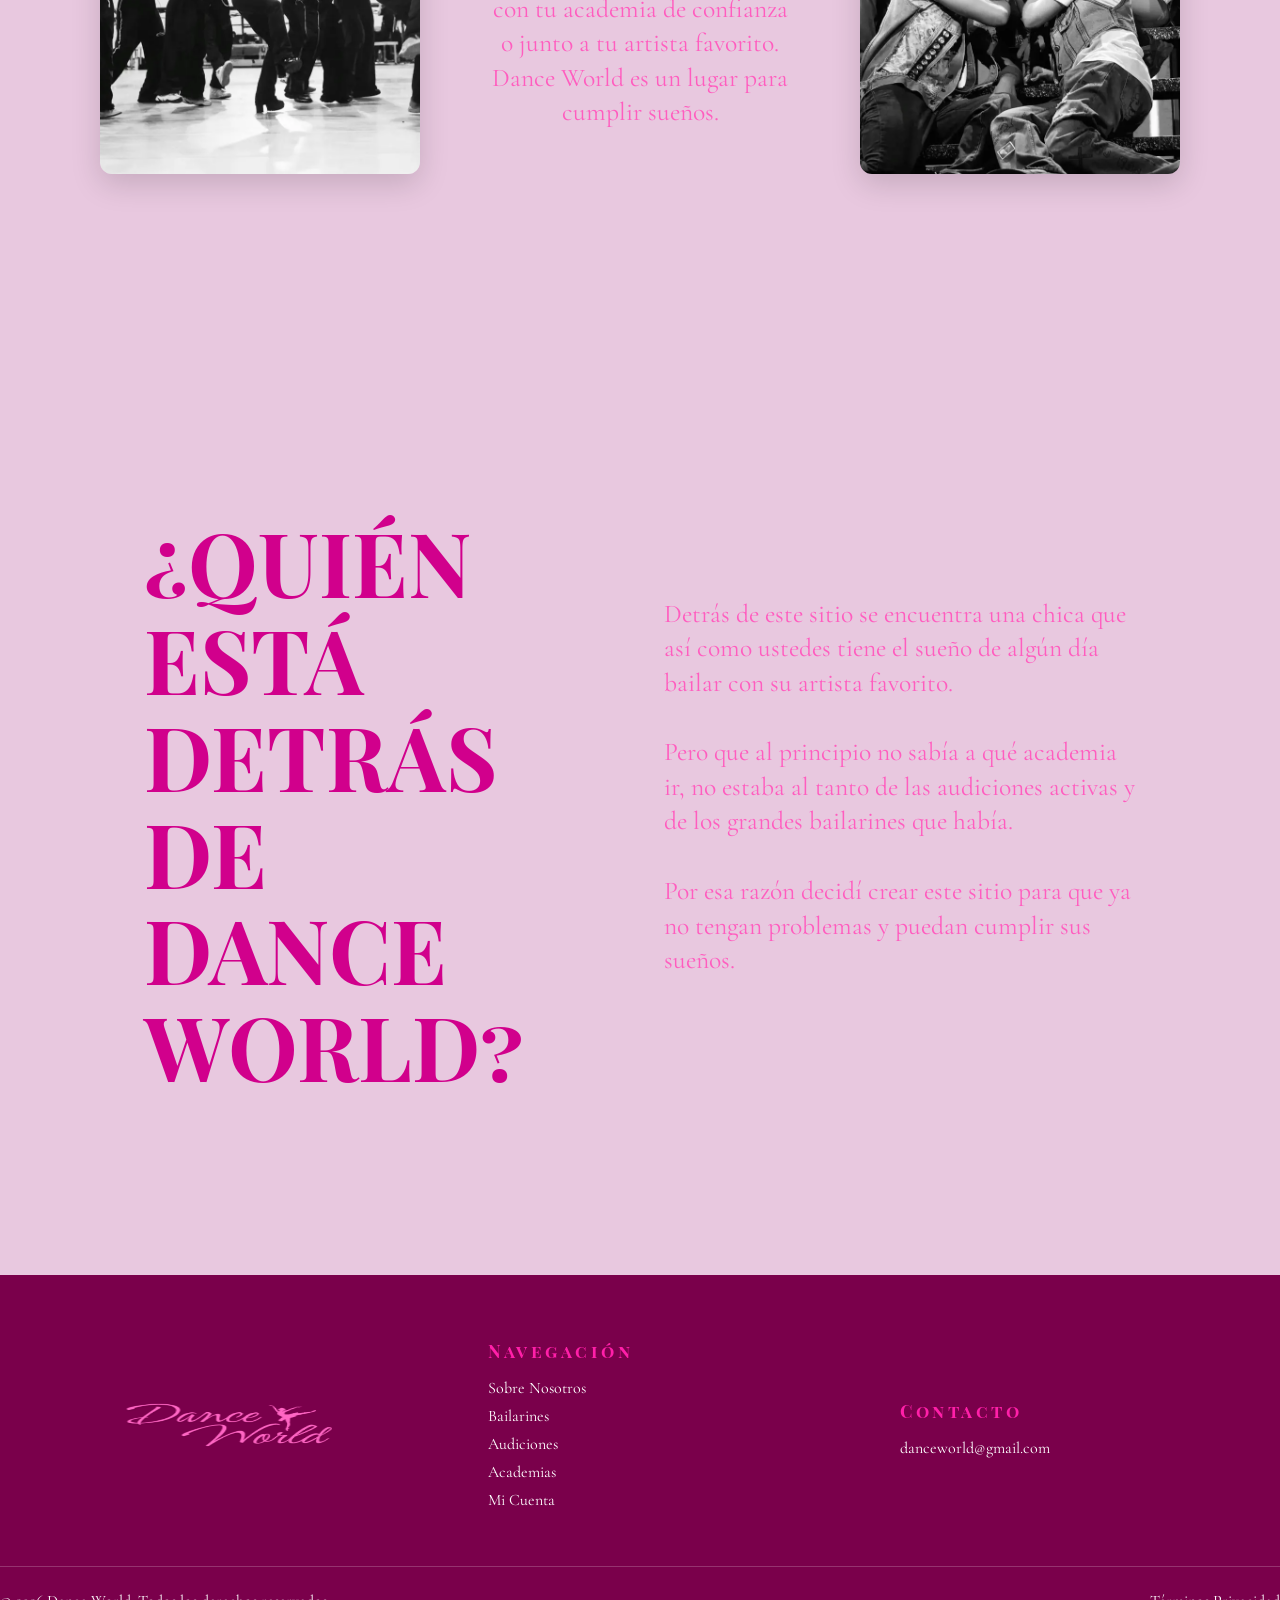
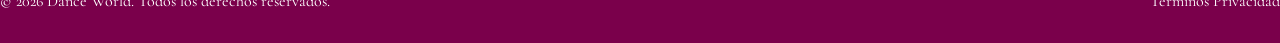
<file: HTML/sobre_nosotros.html>
<!DOCTYPE html>
<html lang="es">

<head>
    <meta charset="UTF-8">
    <meta name="viewport" content="width=device-width, initial-scale=1.0">

    <!-- Fuentes -->
    <link href="https://fonts.googleapis.com/css2?family=Playfair+Display+SC:wght@400;700;900&display=swap" rel="stylesheet">

    <link href="https://fonts.googleapis.com/css2?family=Cormorant+Garamond:wght@300;400;500;700&display=swap" rel="stylesheet">

    <title>Dance World</title>

    <!-- CSS -->
    <link rel="stylesheet" href="../CSS/styles.css">
    <link rel="stylesheet" href="../CSS/sobre_nosotros.css">

</head>

<body>

    <!-- ================= HEADER ================= -->

    <header class="dw-header">

        <div class="header-container">

            <!-- Logo -->
            <a href="../index.html" class="logo">
                <img src="../imagenes/DW Logo.png" alt="Logo Dance World">
            </a>

            <!-- Navegación -->
            <nav>
                <ul class="menu">
                    <li><a href="sobre_nosotros.html">Sobre Nosotros</a></li>
                    <li><a href="bailarines.html">Bailarines</a></li>
                    <li><a href="audiciones_y_oportunidades.html">Audiciones</a></li>
                    <li><a href="academias.html">Academias</a></li>
                </ul>
            </nav>

            <!-- Botón -->
            <div class="MiCuenta">
                <a href="mi_cuenta.html">Mi Cuenta</a>
            </div>

        </div>

    </header>

    <!-- ================= MAIN ================= -->

    <main>

        <!-- INTRODUCCIÓN -->

        <section class="intro">

            <h1>Dance World</h1>

            <h2>
                Un espacio hecho por bailarines,
                para bailarines
            </h2>

            <p>
                Bienvenidos a Dance World, un espacio en el que podrán encontrar
                todo sobre su disciplina favorita.
            </p>

            <p>
                Desde sus bailarines favoritos, hasta audiciones de las crews
                que más les gustan.
            </p>

            <p>
                Dance World es un sitio pensado no solo para aquellos que ya se
                encuentran en el mundo del baile, sino también para aquellos
                que deseen entrar en este.
            </p>

            <p>
                Registrate para no perderte de nada y ser el primero en enterarte
                sobre el maravilloso mundo del baile.
            </p>

        </section>

        <!-- ================= SUEÑOS ================= -->

        <section class="suenos">

            <h2>
                Dance World, el lugar que
                <br>
                cumple tus sueños
            </h2>

            <div class="suenos-contenido">

                <!-- Imagen izquierda -->
                <img src="../imagenes/bailarineslali.webp" alt="Bailarines">

                <!-- Texto -->
                <p>
                    En Dance World te ayudamos a cumplir tu sueño de formarte
                    en el mundo del baile y cumplir tu sueño de bailar en un
                    escenario ya sea con tu academia de confianza o junto a
                    tu artista favorito.

                    Dance World es un lugar para cumplir sueños.
                </p>

                <!-- Imagen derecha -->
                <img src="../imagenes/pilita.webp" alt="Show de baile">

            </div>

        </section>

        <!-- ================= HISTORIA ================= -->

        <section class="historia">

            <!-- Título -->
            <h2>
                ¿Quién está
                <br>
                detrás de
                <br>
                Dance World?
            </h2>

            <!-- Texto -->
            <div class="historia-texto">

                <p>
                    Detrás de este sitio se encuentra una chica que así como
                    ustedes tiene el sueño de algún día bailar con su artista
                    favorito.
                </p>

                <p>
                    Pero que al principio no sabía a qué academia ir,
                    no estaba al tanto de las audiciones activas y de
                    los grandes bailarines que había.
                </p>

                <p>
                    Por esa razón decidí crear este sitio para que ya no tengan
                    problemas y puedan cumplir sus sueños.
                </p>

            </div>

        </section>

    </main>

    <!-- ================= FOOTER ================= -->

    <footer class="dw-footer">

        <div class="contenedor footer-danceworld">

            <!-- Logo -->
            <div class="footer-dwlogo">

                <a href="../index.html" class="logo">
                    <img src="../imagenes/DW Logo.png" alt="Logo Dance World">
                </a>

            </div>

            <!-- Navegación -->
            <div>

                <h5>Navegación</h5>

                <ul>
                    <li><a href="sobre_nosotros.html">Sobre Nosotros</a></li>
                    <li><a href="bailarines.html">Bailarines</a></li>
                    <li><a href="audiciones_y_oportunidades.html">Audiciones</a></li>
                    <li><a href="academias.html">Academias</a></li>
                    <li><a href="mi_cuenta.html">Mi Cuenta</a></li>
                </ul>

            </div>

            <!-- Contacto -->
            <div>

                <h5>Contacto</h5>

                <p>danceworld@gmail.com</p>

            </div>

        </div>

        <!-- Parte inferior -->
        <div class="footer-world contenedor">

            <p>© 2026 Dance World. Todos los derechos reservados.</p>

            <div>
                <a href="#">Términos</a>
                <a href="#">Privacidad</a>
            </div>

        </div>

    </footer>

</body>

</html>
</file>
<file: CSS/styles.css>
/* ============================= */
/* RESET */
/* ============================= */

*{
    margin: 0;
    padding: 0;
    box-sizing: border-box;
}

body{
    font-family: "Cormorant Garamond", serif;
    background-color: #fff5f5;
    color: #cc007e;
}

h1,
h2,
h3,
h4,
h5,
h6{
    font-family: "Playfair Display SC", serif;
}

/* ============================= */
/* HEADER */
/* ============================= */

.dw-header{
    position: sticky;
    top: 0;
    z-index: 100;

    background: #7a004b;
}

/* Layout */

.header-container{
    display: flex;
    justify-content: space-between;
    align-items: center;

    padding: 1.8rem 2rem;
}

/* Logo */

.logo{
    text-decoration: none;
}

.logo img{
    height: 50px;
}

/* Navegación */

nav ul{
    list-style: none;
    display: flex;
    gap: 2.5rem;
}

nav a{
    text-decoration: none;
    font-size: 0.7rem;
    letter-spacing: 0.2em;
    text-transform: uppercase;
    color: white;
    font-weight: bold;
}

nav a:hover{
    color: #ff1fa9;
}

/* Mi cuenta */

.MiCuenta a{
    color: #7a004b;
    background: #ff1fa9;

    padding: 8px 14px;

    border-radius: 8px;

    text-decoration: none;
    font-weight: bold;
}

.MiCuenta a:hover{
    background: #a0247b;
    color: #ff1fa9;
}

/* ============================= */
/* FOOTER */
/* ============================= */

.dw-footer{
    background-color: #7a004b;
    padding: 4rem 0 2rem 0;
}

/* Contenido */

.footer-danceworld{
    display: grid;
    grid-template-columns: 1.2fr 1fr 1fr;

    gap: 2rem;

    align-items: center;
}

/* Logo */

.footer-dwlogo{
    display: flex;
    justify-content: center;
}

.footer-dwlogo img{
    width: 220px;
}

/* Títulos */

.dw-footer h5{
    color: #ff1fa9;

    font-size: 1.1rem;

    letter-spacing: 0.2em;

    margin-bottom: 1rem;
}

/* Texto */

.dw-footer p{
    color: white;
}

/* Links */

.dw-footer ul{
    list-style: none;
}

.dw-footer li{
    margin-bottom: 0.5rem;
}

.dw-footer a{
    color: white;
    text-decoration: none;
}

.dw-footer a:hover{
    color: #ff1fa9;
}

/* Parte inferior */

.footer-world{
    margin-top: 3rem;
    padding-top: 1.5rem;

    border-top: 1px solid rgba(255,255,255,0.2);

    display: flex;
    justify-content: space-between;
    align-items: center;
}
</file>
<file: CSS/inicio.css>
/* ============================= */
/* HERO */
/* ============================= */

.hero{
    height: 650px;
    background-image: url("../imagenes/TripleT.webp");
    background-size: cover;
    background-position: center;
    background-repeat: no-repeat;

    position: relative;

    display: flex;
    align-items: center;
}

.hero-overlay{
    position: absolute;
    inset: 0;
    background: rgba(0,0,0,.35);
}

.hero-content{
    position: relative;
    z-index: 2;

    width: 100%;
    max-width: 1400px;

    padding-left: 90px;
}

.hero-content h1{
    font-size: 9rem;
    line-height: .85;
    color: white;
    font-family: "Playfair Display SC", serif;
    font-weight: 400;
}

.hero-content .world{
    color: #ff1fa9;
}

.hero-content p{
    margin-top: 15px;
    color: white;
    font-size: 1.4rem;
    letter-spacing: 2px;
}

/* ============================= */
/* ESTILOS */
/* ============================= */

.estilos{
    background: #f8dfe8;
    padding: 70px 60px;
}

.titulo-estilos{
    text-align: center;
    margin-bottom: 50px;
}

.titulo-estilos h2{
    color: #ff1fa9;
    font-size: 2.8rem;
    font-style: italic;
    font-weight: 400;
    letter-spacing: 1px;
}

.cards-estilos{
    display: flex;
    justify-content: center;
    gap: 25px;
    flex-wrap: wrap;
}

.card{
    width: 260px;
    position: relative;
    overflow: hidden;
    border-radius: 15px;

    box-shadow: 0 10px 25px rgba(0,0,0,.15);

    transition: .3s;
}

.card:hover{
    transform: translateY(-8px);
}

.card img{
    width: 100%;
    height: 380px;
    object-fit: cover;
    display: block;
}

.card p{
    position: absolute;
    bottom: 20px;
    width: 100%;
    text-align: center;

    color: #ff1fa9;
    font-size: 1.8rem;
    font-family: "Playfair Display SC", serif;

    text-shadow: 0 2px 8px rgba(0,0,0,.5);
}

/* ============================= */
/* ESTADÍSTICAS */
/* ============================= */

.estadisticas{
    margin-top: 40px;

    background: linear-gradient(
        90deg,
        #a10074,
        #ff0088
    );

    border-radius: 20px;

    padding: 30px;

    display: flex;
    justify-content: space-around;
    align-items: center;
    flex-wrap: wrap;

    text-align: center;
}

.estadisticas h3{
    color: white;
    font-size: 3rem;
}

.estadisticas p{
    color: white;
    margin-top: 5px;
    letter-spacing: 1px;
}

/* ============================= */
/* HISTORIA */
/* ============================= */

.historia{
    background: #f8dfe8;
    padding: 90px 20px 120px;
    text-align: center;
}

.historia h2{
    color: #d1008c;
    font-size: 2.4rem;
    margin-bottom: 60px;

    font-style: italic;
    font-weight: 400;
}

.personajes{
    display: flex;
    justify-content: center;
    gap: 160px;
    flex-wrap: wrap;
}

.persona{
    width: 280px;
    background: white;

    border-radius: 0 0 30px 30px;
    overflow: hidden;

    box-shadow: 0 10px 20px rgba(0,0,0,.1);
}

.persona img{
    width: 100%;
    height: 280px;
    object-fit: cover;
}

.persona h3{
    color: #ff1fa9;
    margin-top: 20px;
    font-size: 1.7rem;
    font-style: italic;
    font-weight: 400;
}

.persona p{
    color: #ff1fa9;
    margin: 12px 0;
    font-size: 1.4rem;
}

/* ============================= */
/* RESPONSIVE */
/* ============================= */

@media (max-width: 900px){

    .hero{
        height: 500px;
    }

    .hero-content{
        padding: 0 30px;
        text-align: center;
    }

    .hero-content h1{
        font-size: 5rem;
    }

    .hero-content p{
        font-size: 1rem;
    }

    .estilos{
        padding: 50px 20px;
    }

    .estadisticas{
        gap: 25px;
    }

    .personajes{
        gap: 50px;
    }
}
</file>
<file: CSS/academias.css>
/* ============================= */
/* GENERAL */
/* ============================= */

.academias{
    background-color: #e8c8df;
    padding-bottom: 180px;
}

/* ============================= */
/* INTRO */
/* ============================= */

.intro{
    text-align: center;

    padding: 110px 20px 150px;

    width: 90%;
    max-width: 1200px;

    margin: auto;
}

.intro h1{
    font-size: 6rem;

    color: #8c0051;

    margin-bottom: 40px;
}

.intro h2{
    font-size: 2rem;

    color: #a0005a;

    margin-bottom: 60px;

    letter-spacing: 2px;

    line-height: 1.3;
}

.intro p{
    color: #ff5dbf;

    font-size: 1.6rem;

    max-width: 900px;

    margin: auto;

    line-height: 1.3;

    font-family: "Cormorant Garamond", serif;
}

/* ============================= */
/* ACADEMIAS */
/* ============================= */

.academia{
    display: flex;

    align-items: center;
    justify-content: center;

    gap: 80px;

    width: 90%;
    max-width: 1400px;

    margin: 0 auto 140px auto;
}

/* ============================= */
/* IMÁGENES */
/* ============================= */

.academia img{
    width: 260px;
    height: 260px;

    object-fit: cover;

    border-radius: 50%;
}

/* ============================= */
/* TEXTO */
/* ============================= */

.academia-texto{
    max-width: 650px;
}

.academia-texto h3{
    font-size: 3.8rem;

    color: #d1008c;

    margin-bottom: 15px;
}

.academia-texto h4{
    color: #a0005a;

    font-size: 1.8rem;

    margin-top: 12px;
    margin-bottom: 5px;

    font-weight: 700;
}

.academia-texto p{
    color: #ff5dbf;

    font-size: 1.5rem;

    line-height: 1.2;

    margin-bottom: 8px;

    font-family: "Cormorant Garamond", serif;
}

/* ============================= */
/* DERECHA */
/* ============================= */

.derecha{
    text-align: right;
}

/* ============================= */
/* FRASE FINAL */
/* ============================= */

.frase-final{
    text-align: center;

    margin-top: 120px;
}

.frase-final p{
    font-size: 3rem;

    color: #a0005a;

    font-family: "Cormorant Garamond", serif;
}

/* ============================= */
/* RESPONSIVE */
/* ============================= */

@media(max-width: 950px){

    .intro{
        padding: 80px 20px 100px;
    }

    .intro h1{
        font-size: 4rem;
    }

    .intro h2{
        font-size: 1.5rem;
    }

    .intro p{
        font-size: 1.2rem;
    }

    .academia{
        flex-direction: column;

        text-align: center !important;

        gap: 35px;

        margin-bottom: 100px;
    }

    .derecha{
        flex-direction: column-reverse;
    }

    .academia img{
        width: 220px;
        height: 220px;
    }

    .academia-texto h3{
        font-size: 2.6rem;
    }

    .academia-texto h4{
        font-size: 1.3rem;
    }

    .academia-texto p{
        font-size: 1.2rem;
    }

    .frase-final{
        margin-top: 80px;
    }

    .frase-final p{
        font-size: 2rem;
    }
}
</file>
<file: CSS/audiciones_y_oportunidades.css>
/* ============================= */
/* MAIN */
/* ============================= */

.audiciones-main{
    background-color: #f3d4e8;
}

/* ============================= */
/* INTRO */
/* ============================= */

.intro-audiciones{
    text-align: center;

    max-width: 1100px;

    margin: 0 auto;

    padding: 100px 20px 140px;
}

.intro-audiciones h1{
    font-size: 5rem;

    color: #760042;

    line-height: 0.95;

    margin-bottom: 35px;

    font-family: "Playfair Display SC", serif;

    text-transform: uppercase;
}

.intro-audiciones h2{
    color: #c00072;

    font-size: 1.8rem;

    margin-bottom: 40px;

    text-transform: uppercase;

    letter-spacing: 2px;

    font-weight: 600;
}

.intro-audiciones p{
    color: #ff4fb7;

    font-size: 1.8rem;

    max-width: 900px;

    margin: auto;

    line-height: 1.3;
}

/* ============================= */
/* JAGUAR CREW */
/* ============================= */

.crew{
    display: flex;

    justify-content: center;
    align-items: center;

    gap: 80px;

    max-width: 1300px;

    margin: 0 auto;

    padding: 0 40px 180px;
}

.crew img{
    width: 250px;
    height: 250px;

    object-fit: cover;

    border-radius: 50%;

    box-shadow: 0 10px 30px rgba(0,0,0,0.10);
}

.crew-info{
    max-width: 650px;
}

.crew-info h3{
    font-size: 4rem;

    color: #c00072;

    margin-bottom: 35px;

    font-family: "Playfair Display SC", serif;

    text-transform: uppercase;
}

.crew-info p{
    color: #ff4fb7;

    font-size: 1.8rem;

    line-height: 1.5;
}

.crew-info strong{
    color: #760042;
}

/* ============================= */
/* MENSAJE FINAL */
/* ============================= */

.mensaje-final{
    text-align: center;

    padding-bottom: 140px;
}

.mensaje-final p{
    font-size: 3rem;

    color: #a0005a;

    font-family: "Playfair Display SC", serif;
}

/* ============================= */
/* RESPONSIVE */
/* ============================= */

@media(max-width: 950px){

    .intro-audiciones h1{
        font-size: 3.5rem;
    }

    .intro-audiciones h2{
        font-size: 1.3rem;
    }

    .intro-audiciones p{
        font-size: 1.4rem;
    }

    .crew{
        flex-direction: column;

        text-align: center;

        gap: 50px;

        padding-bottom: 120px;
    }

    .crew img{
        width: 220px;
        height: 220px;
    }

    .crew-info h3{
        font-size: 2.8rem;
    }

    .crew-info p{
        font-size: 1.4rem;
    }

    .mensaje-final p{
        font-size: 2rem;
    }
}
</file>
<file: CSS/bailarines.css>
/* ============================= */
/* MAIN */
/* ============================= */

.bailarines-main{
    background-color: #e8c8df;
}

/* ============================= */
/* INTRO */
/* ============================= */

.intro-bailarines{
    text-align: center;

    padding: 110px 20px 140px;
}

.intro-bailarines h1{
    font-size: 6rem;

    color: #8c0051;

    margin-bottom: 40px;
}

.intro-bailarines h2{
    font-size: 2rem;

    color: #a0005a;

    margin-bottom: 70px;

    letter-spacing: 2px;
}

.intro-bailarines p{
    color: #ff5dbf;

    font-size: 1.6rem;

    max-width: 900px;

    margin: auto;

    line-height: 1.3;

    font-family: "Cormorant Garamond", serif;
}

/* ============================= */
/* BAILARINES */
/* ============================= */

.bailarin{
    display: flex;

    justify-content: center;
    align-items: center;

    gap: 70px;

    padding: 70px 80px;
}

.bailarin img{
    width: 280px;
    height: 280px;

    object-fit: cover;
}

/* ============================= */
/* TEXTO */
/* ============================= */

.texto-bailarin{
    max-width: 750px;
}

.texto-bailarin h3{
    font-size: 3.8rem;

    color: #d1008c;

    margin-bottom: 25px;
}

.texto-bailarin p{
    color: #ff5dbf;

    font-size: 1.6rem;

    line-height: 1.25;

    font-family: "Cormorant Garamond", serif;
}

/* ============================= */
/* ORDEN */
/* ============================= */

.derecha{
    text-align: right;
}

.izquierda{
    text-align: left;
}

/* ============================= */
/* MENSAJE FINAL */
/* ============================= */

.mensaje-final{
    text-align: center;

    padding: 180px 20px 120px;
}

.mensaje-final p{
    font-size: 3.2rem;

    color: #a0005a;
}

/* ============================= */
/* RESPONSIVE */
/* ============================= */

@media(max-width: 950px){

    .intro-bailarines{
        padding: 80px 20px 100px;
    }

    .intro-bailarines h1{
        font-size: 4rem;
    }

    .intro-bailarines h2{
        font-size: 1.5rem;
    }

    .intro-bailarines p{
        font-size: 1.2rem;
    }

    .bailarin{
        flex-direction: column;

        text-align: center !important;

        gap: 35px;

        padding: 50px 25px;
    }

    .derecha{
        flex-direction: column-reverse;
    }

    .bailarin img{
        width: 240px;
        height: 240px;
    }

    .texto-bailarin h3{
        font-size: 2.5rem;
    }

    .texto-bailarin p{
        font-size: 1.2rem;
    }

    .mensaje-final{
        padding: 100px 20px 80px;
    }

    .mensaje-final p{
        font-size: 2rem;
    }
}
</file>
<file: CSS/mi_cuenta.css>
/* ============================= */
/* MI CUENTA */
/* ============================= */

.cuenta{
    background-color: #f3d4e8;

    min-height: 100vh;

    padding: 80px 70px 150px;
}

/* ============================= */
/* TÍTULO */
/* ============================= */

.cuenta h1{
    font-family: "Playfair Display SC", serif;

    font-size: 5rem;

    color: #760042;

    text-transform: uppercase;

    text-align: center;

    margin-bottom: 20px;
}

/* ============================= */
/* INTRO */
/* ============================= */

.intro-cuenta{
    text-align: center;

    color: #ff4fb7;

    font-size: 1.7rem;

    max-width: 900px;

    margin: 0 auto 80px auto;

    line-height: 1.3;
}

/* ============================= */
/* FORMULARIOS */
/* ============================= */

.formularios{
    display: flex;

    justify-content: center;

    gap: 80px;

    flex-wrap: wrap;
}

/* ============================= */
/* CAJAS */
/* ============================= */

.form-box{
    width: 100%;
    max-width: 500px;

    background: rgba(255,255,255,0.18);

    padding: 40px;

    border-radius: 25px;

    box-shadow: 0 10px 30px rgba(0,0,0,0.08);
}

/* ============================= */
/* SUBTÍTULOS */
/* ============================= */

.form-box h2{
    font-family: "Playfair Display SC", serif;

    font-size: 3rem;

    color: #c00072;

    text-transform: uppercase;

    margin-bottom: 25px;
}

/* ============================= */
/* LABELS */
/* ============================= */

.form-box label{
    display: block;

    color: #ff4fb7;

    font-size: 1.2rem;

    font-weight: bold;

    text-transform: uppercase;

    margin-top: 20px;
    margin-bottom: 10px;

    letter-spacing: 1px;
}

/* ============================= */
/* INPUTS */
/* ============================= */

.form-box input{
    width: 100%;

    height: 58px;

    border-radius: 40px;

    border: 2px solid white;

    background-color: #e08bc8;

    padding: 0 20px;

    color: white;

    font-size: 1.1rem;

    outline: none;
}

.form-box input::placeholder{
    color: rgba(255,255,255,0.8);
}

/* ============================= */
/* BOTONES */
/* ============================= */

.form-box button{
    width: 100%;

    margin-top: 30px;

    padding: 15px;

    border: none;

    border-radius: 40px;

    background-color: #760042;

    color: white;

    font-size: 1.1rem;

    font-weight: bold;

    cursor: pointer;

    transition: 0.3s;
}

.form-box button:hover{
    background-color: #a0005a;
}

/* ============================= */
/* MENSAJE FINAL */
/* ============================= */

.mensaje-final{
    text-align: center;

    margin-top: 140px;

    font-size: 2.8rem;

    color: #a0005a;

    font-family: "Playfair Display SC", serif;
}

/* ============================= */
/* RESPONSIVE */
/* ============================= */

@media(max-width: 900px){

    .cuenta{
        padding: 60px 30px 100px;
    }

    .cuenta h1{
        font-size: 3.5rem;
    }

    .intro-cuenta{
        font-size: 1.3rem;
        margin-bottom: 60px;
    }

    .formularios{
        gap: 40px;
    }

    .form-box{
        padding: 30px;
    }

    .form-box h2{
        font-size: 2.2rem;
    }

    .mensaje-final{
        font-size: 2rem;
        margin-top: 90px;
    }
}
</file>
<file: CSS/sobre_nosotros.css>
/* ============================= */
/* GENERAL */
/* ============================= */

body{
    background-color: #e8c8df;
}

/* ============================= */
/* INTRO */
/* ============================= */

.intro{
    text-align: center;

    padding: 110px 20px 130px;

    width: 90%;
    max-width: 1200px;

    margin: auto;
}

.intro h1{
    font-size: 6rem;

    color: #8c0051;

    margin-bottom: 35px;

    font-family: "Playfair Display SC", serif;

    text-transform: uppercase;
}

.intro h2{
    color: #a0005a;

    font-size: 2.2rem;

    margin-bottom: 40px;

    letter-spacing: 3px;

    line-height: 1.3;

    text-transform: uppercase;
}

.intro p{
    color: #ff5dbf;

    font-size: 1.4rem;

    max-width: 900px;

    margin: 22px auto;

    line-height: 1.35;

    text-transform: none;

    font-weight: 400;

    letter-spacing: 0;
}

/* ============================= */
/* SUEÑOS */
/* ============================= */

.suenos{
    padding: 120px 40px;

    text-align: center;
}

.suenos h2{
    font-size: 5rem;

    color: #d1008c;

    margin-bottom: 80px;

    font-family: "Playfair Display SC", serif;

    text-transform: uppercase;

    line-height: 1.2;
}

.suenos-contenido{
    display: flex;

    justify-content: center;
    align-items: center;

    gap: 70px;

    width: 90%;

    margin: auto;
}

/* IMÁGENES */

.suenos-contenido img{
    width: 320px;
    height: 400px;

    object-fit: cover;

    border-radius: 12px;

    box-shadow: 0 10px 30px rgba(0,0,0,0.15);
}

/* TEXTO */

.suenos-contenido p{
    color: #ff5dbf;

    font-size: 1.6rem;

    max-width: 550px;

    line-height: 1.35;

    text-transform: none;

    font-weight: 400;

    letter-spacing: 0;

    text-align: center;
}

/* ============================= */
/* HISTORIA */
/* ============================= */

.historia{
    display: flex;

    justify-content: center;
    align-items: center;

    padding: 220px 80px 180px;

    gap: 100px;

    width: 90%;

    margin: auto;
}

/* TÍTULO */

.historia h2{
    font-size: 5.5rem;

    color: #d1008c;

    min-width: 420px;

    font-family: "Playfair Display SC", serif;

    text-transform: uppercase;

    line-height: 1.1;
}

/* TEXTO */

.historia-texto{
    max-width: 750px;
}

.historia-texto p{
    color: #ff5dbf;

    font-size: 1.6rem;

    line-height: 1.35;

    margin-bottom: 35px;

    text-transform: none;

    font-weight: 400;

    letter-spacing: 0;
}

/* ============================= */
/* RESPONSIVE */
/* ============================= */

@media(max-width: 950px){

    .intro h1{
        font-size: 4rem;
    }

    .intro h2{
        font-size: 1.6rem;
    }

    .intro p{
        font-size: 1.2rem;
    }

    .suenos h2{
        font-size: 3rem;
    }

    .suenos-contenido{
        flex-direction: column;

        gap: 40px;
    }

    .suenos-contenido img{
        width: 260px;
        height: 330px;
    }

    .suenos-contenido p{
        font-size: 1.3rem;
    }

    .historia{
        flex-direction: column;

        text-align: center;

        padding: 100px 30px;
    }

    .historia h2{
        font-size: 3.2rem;

        min-width: auto;
    }

    .historia-texto p{
        font-size: 1.3rem;
    }
}
</file>
